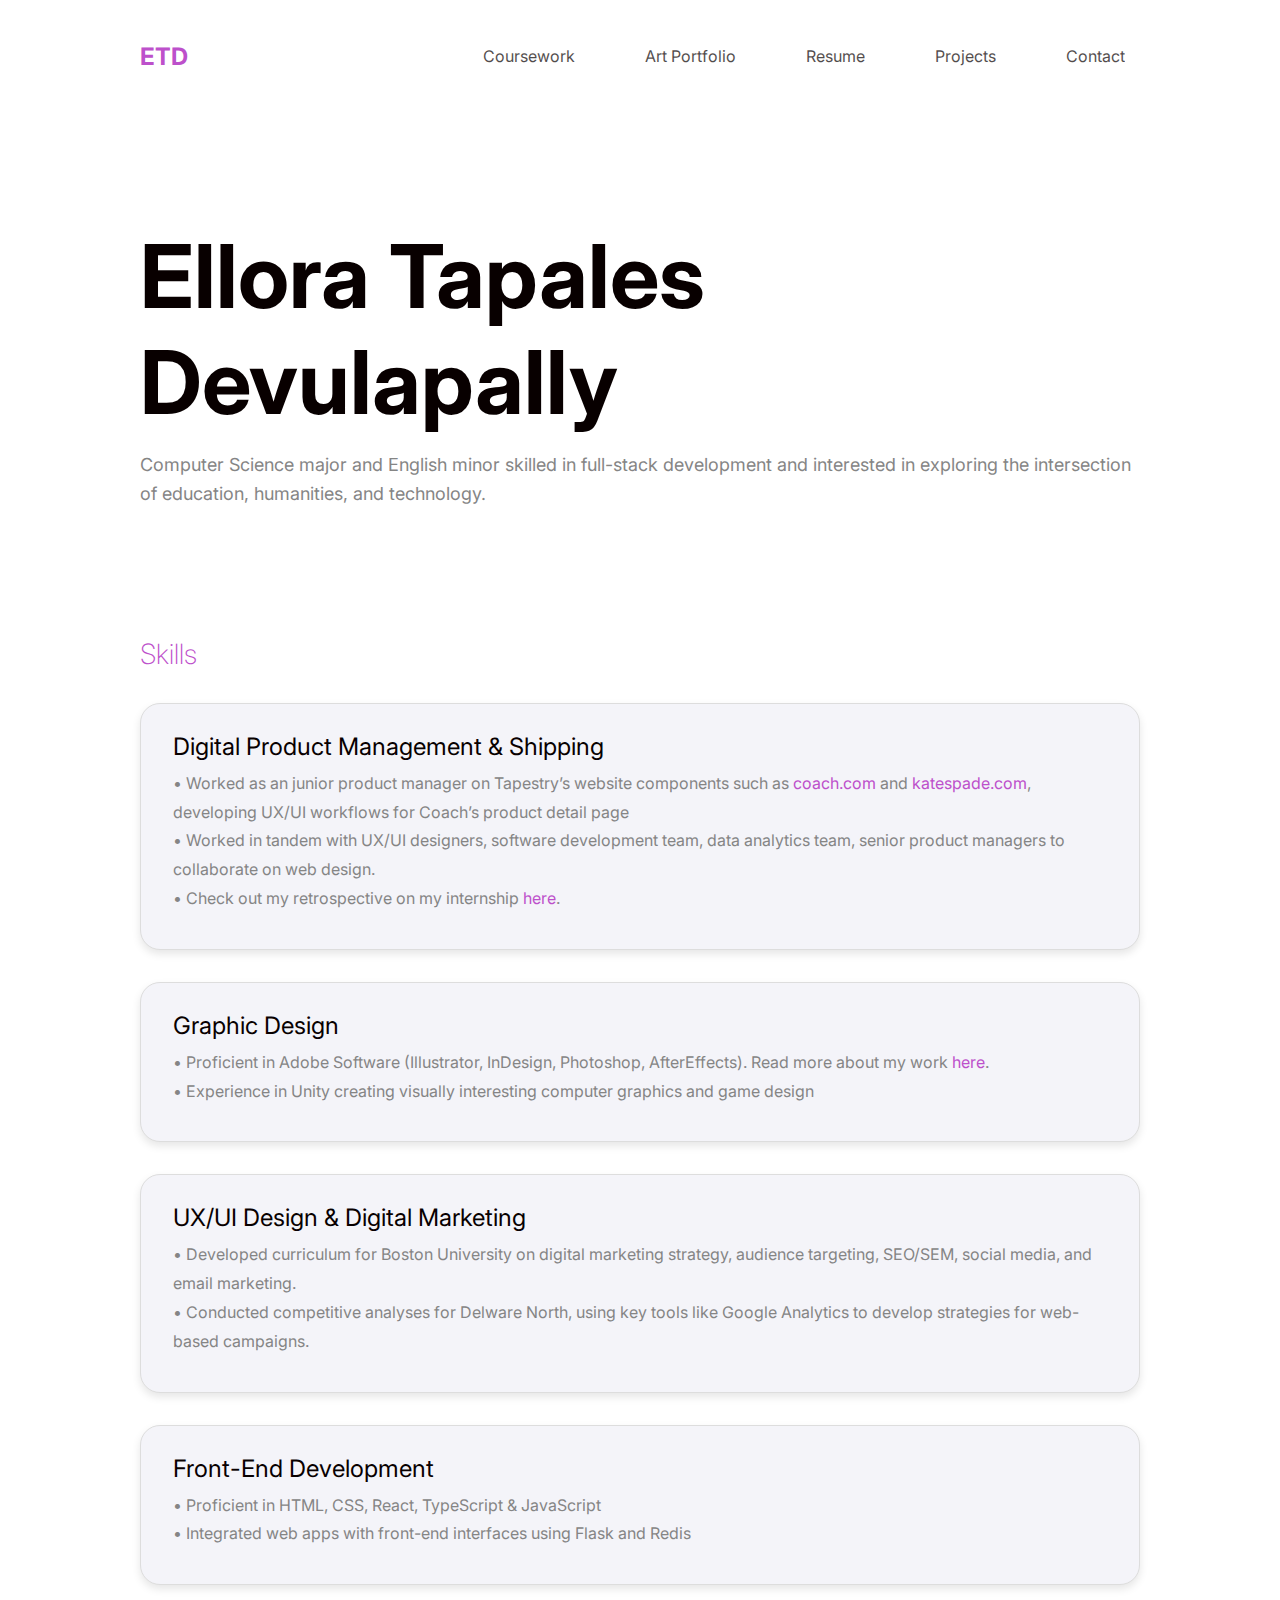
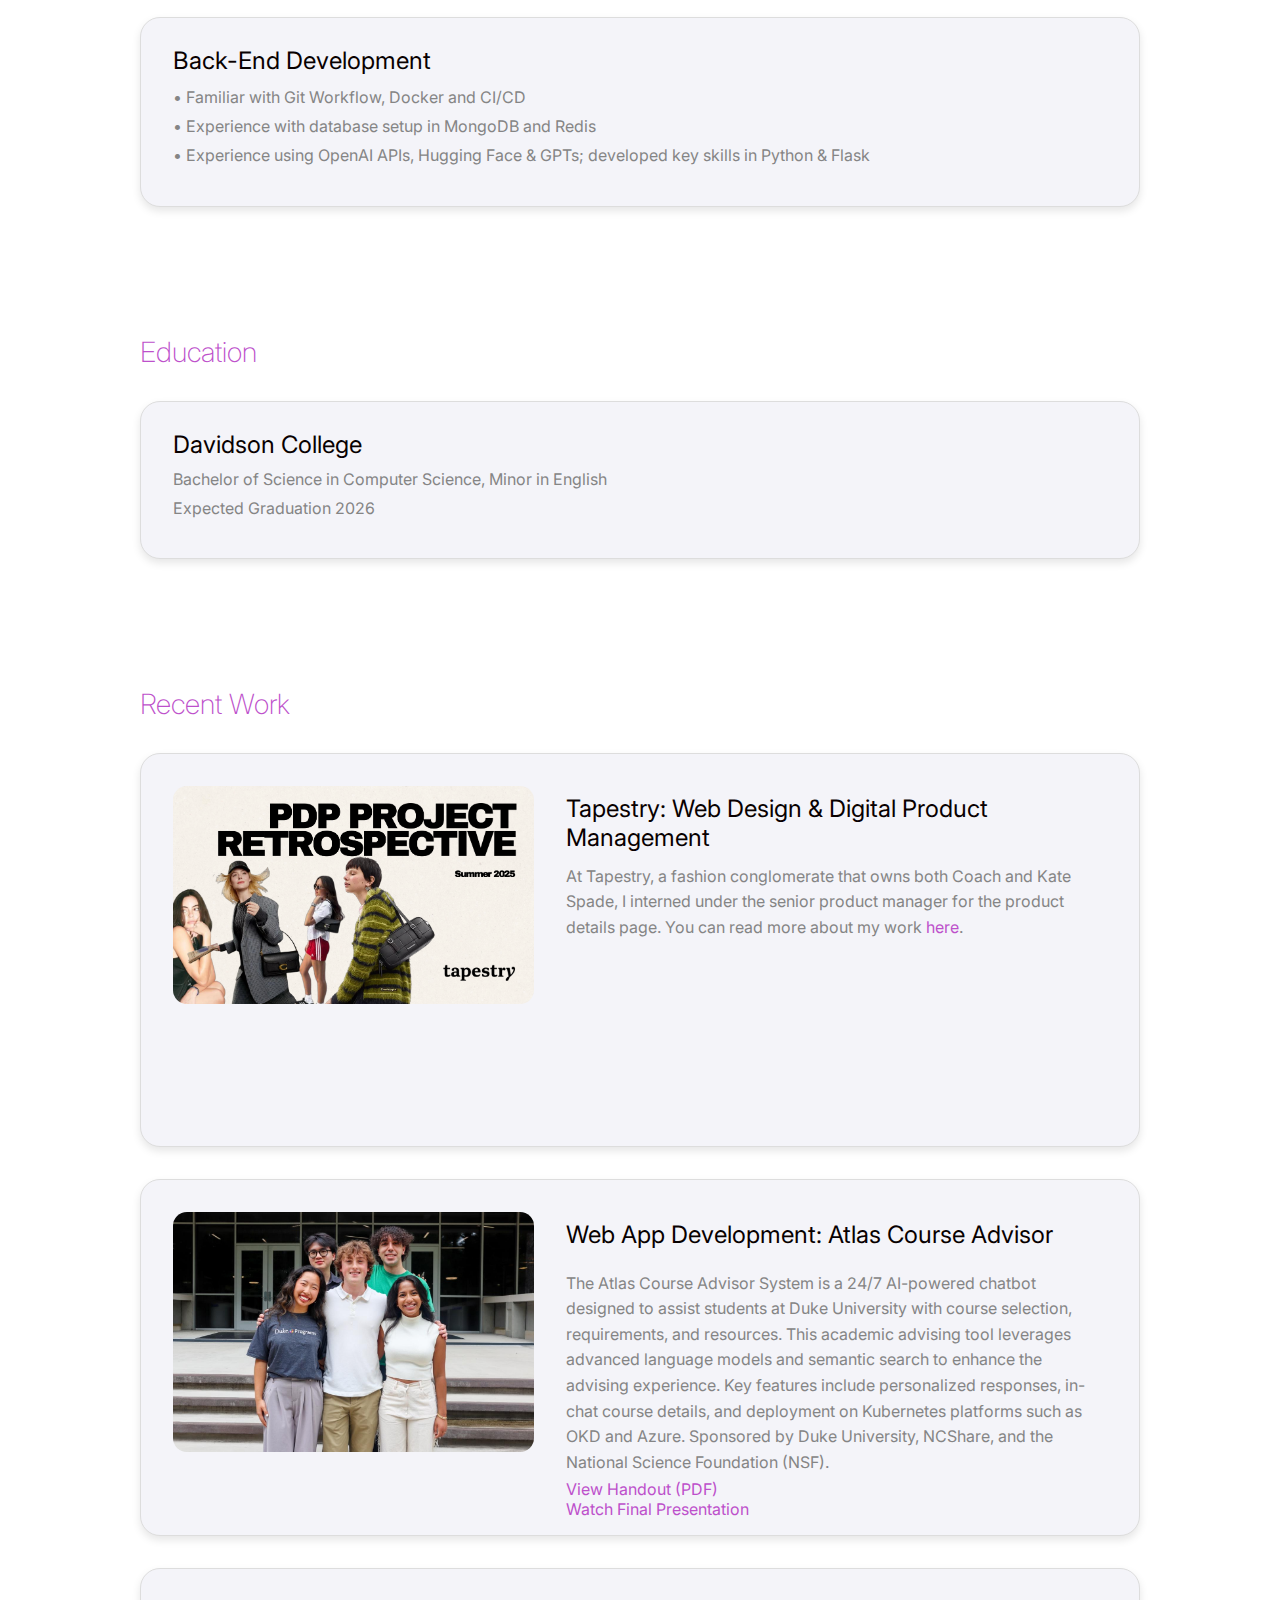
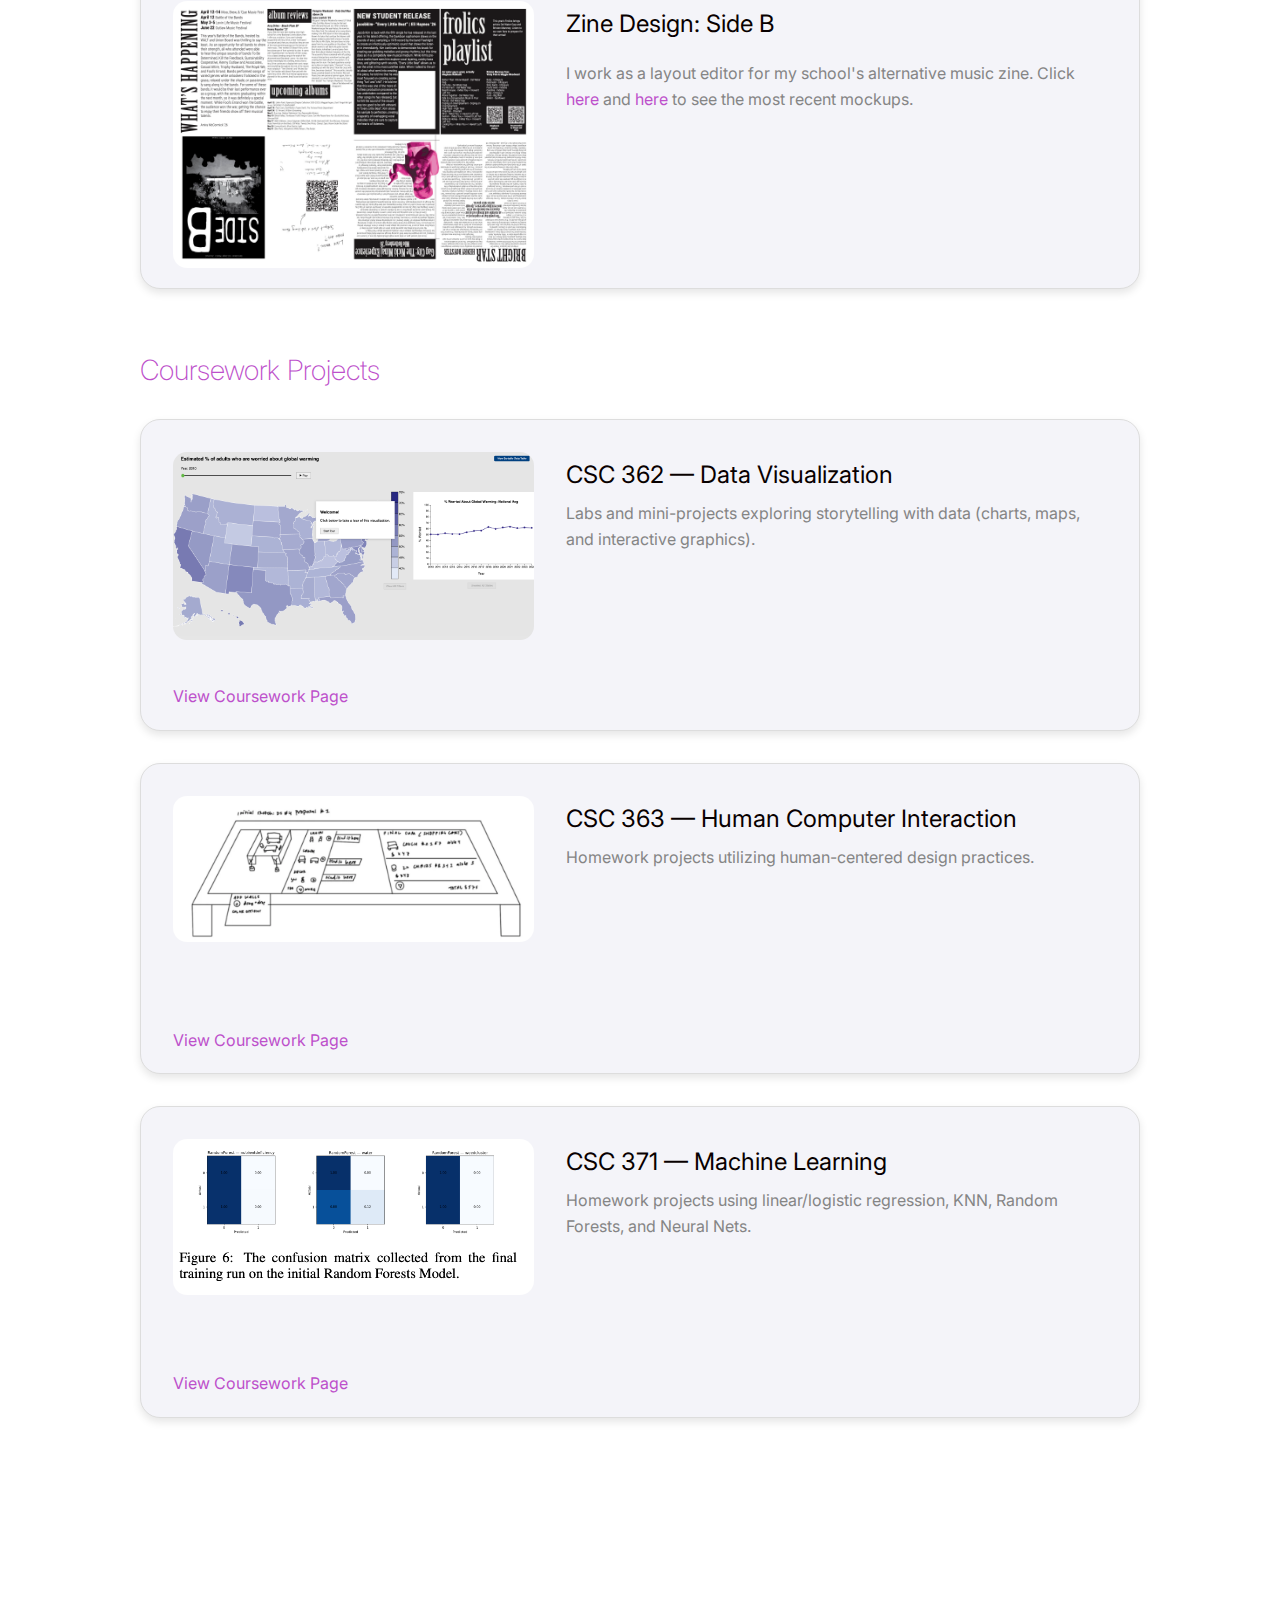
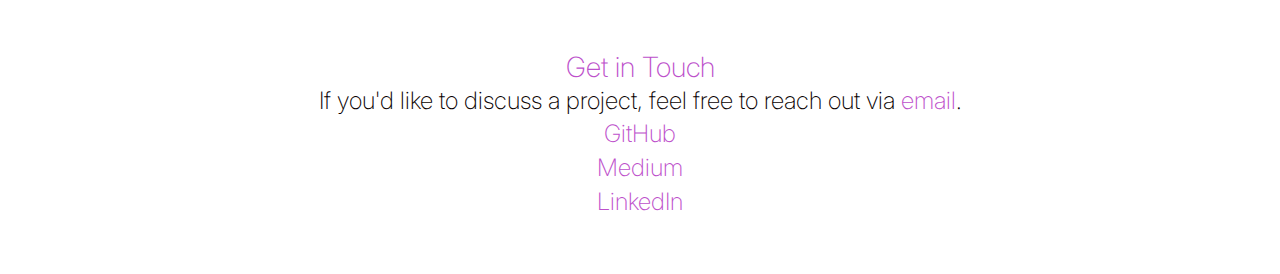
<file: index.html>
<!DOCTYPE html>
<html lang="en">

<head>
    <meta charset="UTF-8">
    <meta name="viewport" content="width=device-width, initial-scale=1.0">
    <title>Ellora Tapales Devulapally</title>
    <link rel="stylesheet" href="style.css">
</head>

<body>
    <div id="page">

        <header>
            <div class="logo">
              <a href="/">ETD</a>
            </div>
      
            <nav>
              <ul>
                <li class="dropdown">
                  <a href="#">Coursework</a>
                  <ul class="dropdown-content">
                    <li><a href="https://ellloraa.github.io/cs362.html">CSC 362</a></li>
                    <li><a href="https://ellloraa.github.io/cs363.html">CSC 363</a></li>
                    <li><a href="https://ellloraa.github.io/cs371.html">CSC 371</a></li>
                    <li><a href="https://art111.elloraworld.dcreate.domains/page/2/" target="_blank" rel="noopener">ART 111 and 211: Digital Art Blog</a></li>
                  </ul>
                </li>
                <li><a href="https://ellloraa.github.io/portfolio.html">Art Portfolio</a></li>
      
               
      
                <li><a href="assets/main page/Ellora Devulapally Resume 2025.pdf" target="_blank" rel="noopener">Resume</a></li>
                <li><a href="https://ellloraa.github.io/index.html#projects">Projects</a></li>
                <li><a href="https://ellloraa.github.io/index.html#contact">Contact</a></li>
              </ul>
            </nav>
          </header>

        <main>
            <div id="about">
                <div class="about-header">
                    <h1>Ellora Tapales Devulapally</h1>
                </div>
                <p>
                    Computer Science major and English minor skilled in full-stack development
                    and interested in exploring the intersection of education, humanities, and technology.
                </p>
            </div>
            

            <section id="skills">
                <h2>Skills</h2>
                <div class="skill card">
                    <h3>
                        Digital Product Management &amp; Shipping
                    </h3>
                    <p>
                        &bull; Worked as an junior product manager on Tapestry’s website components such as <a href="coach.com" target=""_blank">coach.com</a> and <a href="katespade.com" target=""_blank">katespade.com</a>, developing UX/UI workflows for Coach’s product detail page 
                        <br>
                        &bull; Worked in tandem with UX/UI designers, software development team, data analytics team, senior product managers to collaborate on web design.
                        <br>
                        &bull; Check out my retrospective on my internship <a href="assets/main page/PDP project retrospective.pdf" target=""_blank">here</a>. 
                    </p>
                </div>
                <div class="skill card">
                    <h3>
                        Graphic Design 
                    </h3>
                    <p>
                        &bull; Proficient in Adobe Software (Illustrator, InDesign, Photoshop, AfterEffects). Read more about my work <a href="https://art111.elloraworld.dcreate.domains/" target=""_blank">here</a>. 
                        <br>
                        &bull; Experience in Unity creating visually interesting computer graphics and game design
                    </p>
                </div>

                <div class="skill card">
                    <h3>
                        UX/UI Design &amp; Digital Marketing
                    </h3>
                    <p>
                        &bull; Developed curriculum for Boston University on digital marketing strategy, audience targeting, SEO/SEM, social media, and email marketing.
                        <br>
                        &bull; Conducted competitive analyses for Delware North, using key tools like Google Analytics to develop strategies for web-based campaigns.
                    </p>
                </div>

                <div class="skill card">
                    <h3>
                        Front-End Development
                    </h3>
                    <p>
                        &bull; Proficient in HTML, CSS, React, TypeScript &amp; JavaScript 
                        <br>
                        &bull; Integrated web apps with front-end interfaces using Flask and Redis
                    </p>
                </div>

                <div class="skill card">
                    <h3>
                        Back-End Development
                    </h3>
                    <p>
                        &bull; Familiar with Git Workflow, Docker and CI/CD
                        <br>
                        &bull; Experience with database setup in MongoDB and Redis
                        <br>
                        &bull; Experience using OpenAI APIs, Hugging Face &amp; GPTs; developed key skills in Python &amp; Flask 
                    </p>
                </div>

                
            </section>
                <div class="education">
                    <h2>Education</h2>

                    <div class="school card">
                        <h3>Davidson College</h3>
                        <p class="degree">Bachelor of Science in Computer Science, Minor in English</p>
                        <p class="timeline">Expected Graduation 2026</p>
                    </div>


                </div>
            </section>
            <section id="projects">
                <h2>Recent Work</h2>
             <!-- Project 1 -->
             <div class="project card">
                <div class="thumbnail">
                    <a href="assets/main page/PDP project retrospective.pdf" target="_blank">
                        <img src="assets/main page/Screenshot 2025-09-27 at 3.19.22 PM.png" alt="Tapestry Work">
                    </a>
                </div>
                <h3>Tapestry: Web Design &amp; Digital Product Management</h3>
                <p>
                    At Tapestry, a fashion conglomerate that owns both Coach and Kate Spade, I interned under the senior product manager for the product details page. You can read more about my work <a href="assets/main page/PDP project retrospective.pdf" target=""_blank">here</a>. 
                </p>
             
            </div>
                <!-- Project 1 -->
                <div class="project card">
                    <div class="thumbnail">
                        <a href="https://codeplus.duke.edu/project/course-advisor-system-using-ai/" target="_blank">
                            <img src="assets/images/project1/image2.jpg" alt="Atlas team image">
                        </a>
                    </div>
                    <h3>Web App Development: Atlas Course Advisor</h3>
                    <p>
                        The Atlas Course Advisor System is a 24/7 AI-powered chatbot designed to assist students at Duke University 
                        with course selection, requirements, and resources. This academic advising tool leverages advanced language models 
                        and semantic search to enhance the advising experience. Key features include personalized responses, in-chat course 
                        details, and deployment on Kubernetes platforms such as OKD and Azure. Sponsored by Duke University, NCShare, and the 
                        National Science Foundation (NSF).
                    </p>
                    <br>

                        <a href="https://codeplus.duke.edu/sites/default/files/Course%20Advisor%20handout.pdf" target="_blank">View Handout (PDF)</a>
                        <br>
                        <a href="https://www.youtube.com/watch?v=uuh1wcGyDwI&ab_channel=DukeOfficeofInformationTechnology" target="_blank">Watch Final Presentation</a>
                 
                </div>
            
                <!-- Project 2 -->
                <div class="project card">
                    <div class="thumbnail">
                        <a href="assets/main page/mockup.pdf" target="_blank">
                            <img src="assets/main page/side b  copy.jpg" alt="Project 2">
                        </a>
                    </div>
                    <h3>Zine Design: Side B</h3>
                    <p>
                        I work as a layout editor for my school's alternative music zine. Click <a href="./assets/SideB2 copy.pdf" target="_blank">here</a> and <a href="assets/main page/mockup.pdf" target="_blank">here</a> to see the most recent mockups.
                    </p>
                </div>
                <h2>Coursework Projects</h2>

                <div class="project card">
                <div class="thumbnail">
                    <a href="cs362.html">
                    <img src="assets/362.png" alt="CSC 362 Data Visualization project thumbnail">
                    </a>
                </div>
                <h3>CSC 362 — Data Visualization</h3>
                <p>
                    Labs and mini-projects exploring storytelling with data (charts, maps, and interactive graphics).
                </p>
                <p>
                    <a class="button" href="cs362.html">View Coursework Page</a>
                </p>
                </div>
                
                <div class="project card">
                    <div class="thumbnail">
                        <a href="cs363.html">
                        <img src="manifesto_img/ds41.png" alt="CSC 371 Machine Learning project thumbnail">
                        </a>
                    </div>
                    <h3>CSC 363 — Human Computer Interaction</h3>
                    <p>
                        Homework projects utilizing human-centered design practices.
                    </p>
                    <p>
                        <a class="button" href="cs371.html">View Coursework Page</a>
                    </p>
                    </div>

                <div class="project card">
                <div class="thumbnail">
                    <a href="cs371.html">
                    <img src="assets/371.png" alt="CSC 371 Machine Learning project thumbnail">
                    </a>
                </div>
                <h3>CSC 371 — Machine Learning</h3>
                <p>
                    Homework projects using linear/logistic regression, KNN, Random Forests, and Neural Nets.
                </p>
                <p>
                    <a class="button" href="cs371.html">View Coursework Page</a>
                </p>
                </div>

            </section>      
            <footer id="contact">
                <h2>Get in Touch</h2>
                <p>
                  If you'd like to discuss a project, feel free to reach out via
                  <a href="mailto:ellora03@gmail.com">email</a>.
                  <br>
                  <a href="https://github.com/ellloraa" target="_blank">GitHub</a>
                  <br>
                  <a href="https://medium.com/@ellora03" target="_blank">Medium</a>
                  <br>
                  <a href="https://www.linkedin.com/in/ellora-devulapally/" target="_blank">LinkedIn</a>
                </p>
              </footer>
        </main>
    </div>
    <script src="script.js" defer></script>
</body>

</html>
</file>
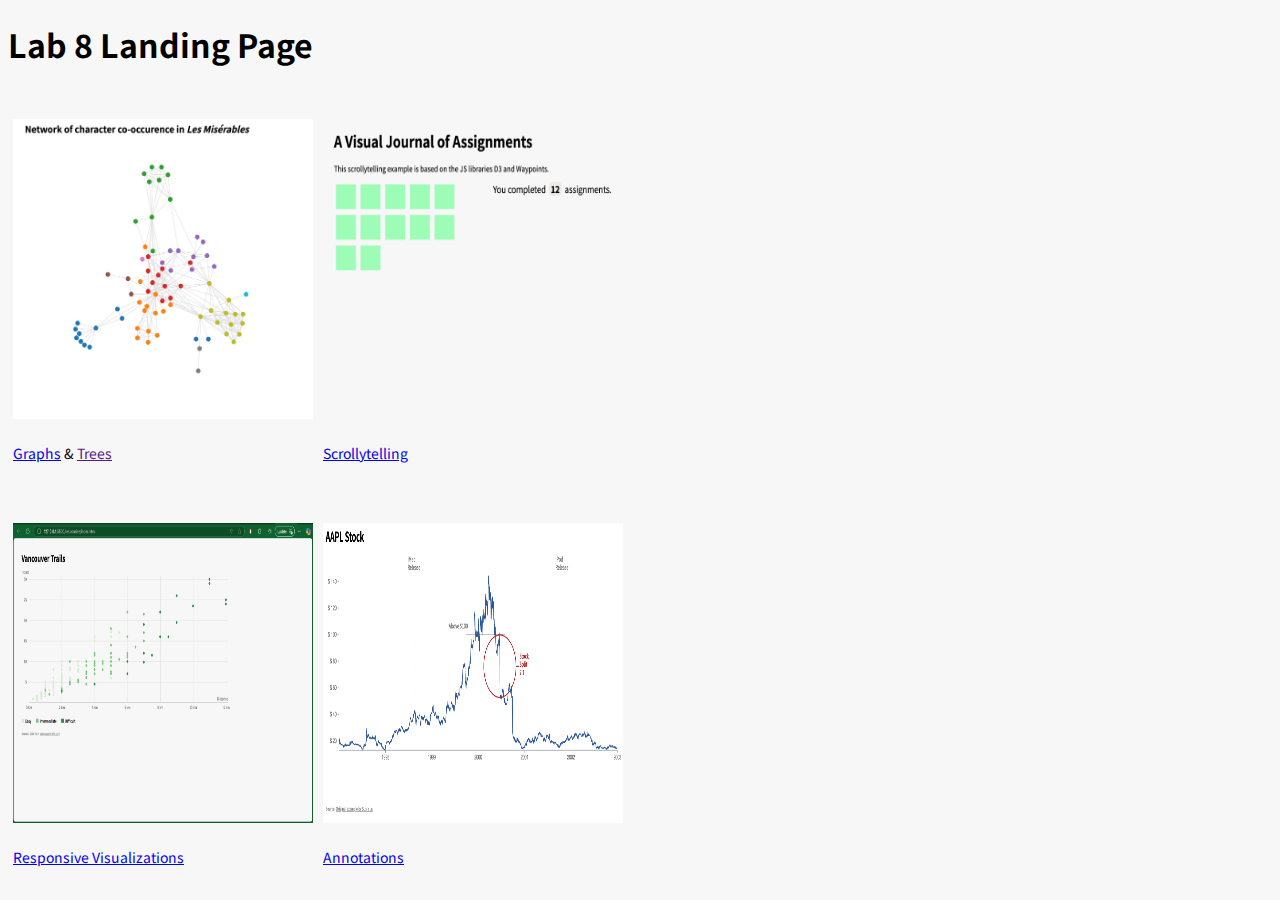
<file: lab-8-advanced-topics-ellloraa copy/index.html>
<!DOCTYPE html>
<html lang="en">
<head>
    <meta charset="UTF-8">
    <meta name="viewport" content="width=device-width, initial-scale=1.0">
    <title>Lab 8</title>
    <link rel="stylesheet" href="css/style.css">
    <link href="https://fonts.googleapis.com/css2?family=Noto+Sans+JP:wght@400;500;700&display=swap" rel="stylesheet">
</head>
<body>
    <h1>Lab 8 Landing Page</h1>
    <style type="text/css">
        </style>
        <table class="tg">
        <thead>
          <tr>
            <th class="tg-0pky"><br><img src="./images/graphs.png" alt="A screenshot of a force directed graph vis of Les Mis characters ." width="300" height="300"></th>
            <th class="tg-0pky"><br><img src="./images/scrollytelling.png" alt="A screenshot of a scrolling vis of assignments in CSC362." width="300" height="300"></th>
          </tr>
        </thead>
        <tbody>
          <tr>
            <td class="tg-0pky"><a href="./graphs/index.html">Graphs</a> & <a href="">Trees</a></td>
            <td class="tg-0pky"><a href="./scrollytelling/index.html">Scrollytelling</a></td>
          </tr>
          <tr>
            <td class="tg-0lax"></td>
            <td class="tg-0lax"></td>
          </tr>
          <tr>
            <td class="tg-0pky"><br><img src="./images/responsive.png" alt="A screenshot of the Vancouver trails responsive vis." width="300" height="300"></td>
            <td class="tg-0pky"><br><img src="./images/annotations.png" alt="A screenshot of an annotated graph of Apple Stock." width="300" height="300"></td>
          </tr>
          <tr>
            <td class="tg-0pky"><a href="./responsive/index.html">Responsive Visualizations</a></td>
            <td class="tg-0pky"><a href="./annotations/index.html">Annotations</a></td>
          </tr>
        </tbody>
        </table>
</body>
</html>
</file>
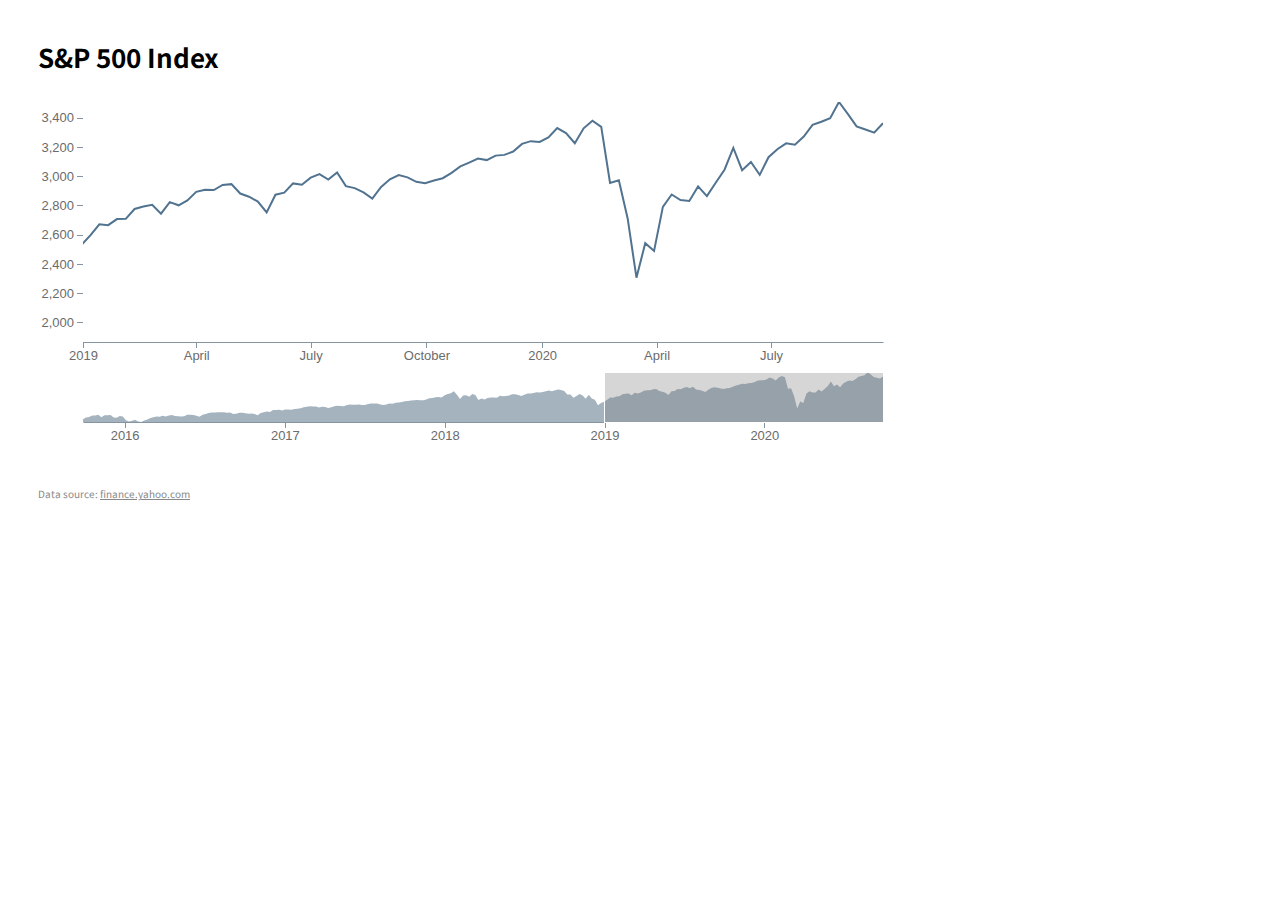
<file: stock-skeleton/index.html>
<!DOCTYPE html>
<html>
<head>
    <title>D3 Brushing & Linking</title>
    <link rel="stylesheet" href="css/style.css">
    <link href="https://fonts.googleapis.com/css2?family=Noto+Sans+JP:wght@500;700&display=swap" rel="stylesheet">
</head>
<body> 
    <h1>S&P 500 Index</h1>

    <svg id="chart"></svg>

    <div class="source">
        Data source: <a href="https://finance.yahoo.com">finance.yahoo.com</a>
    </div>
    
    <script src="js/d3.v6.min.js"></script>
    <script src="js/focusContextVis.js"></script>
    <script src="js/main.js"></script>
</body>
</html>
</file>
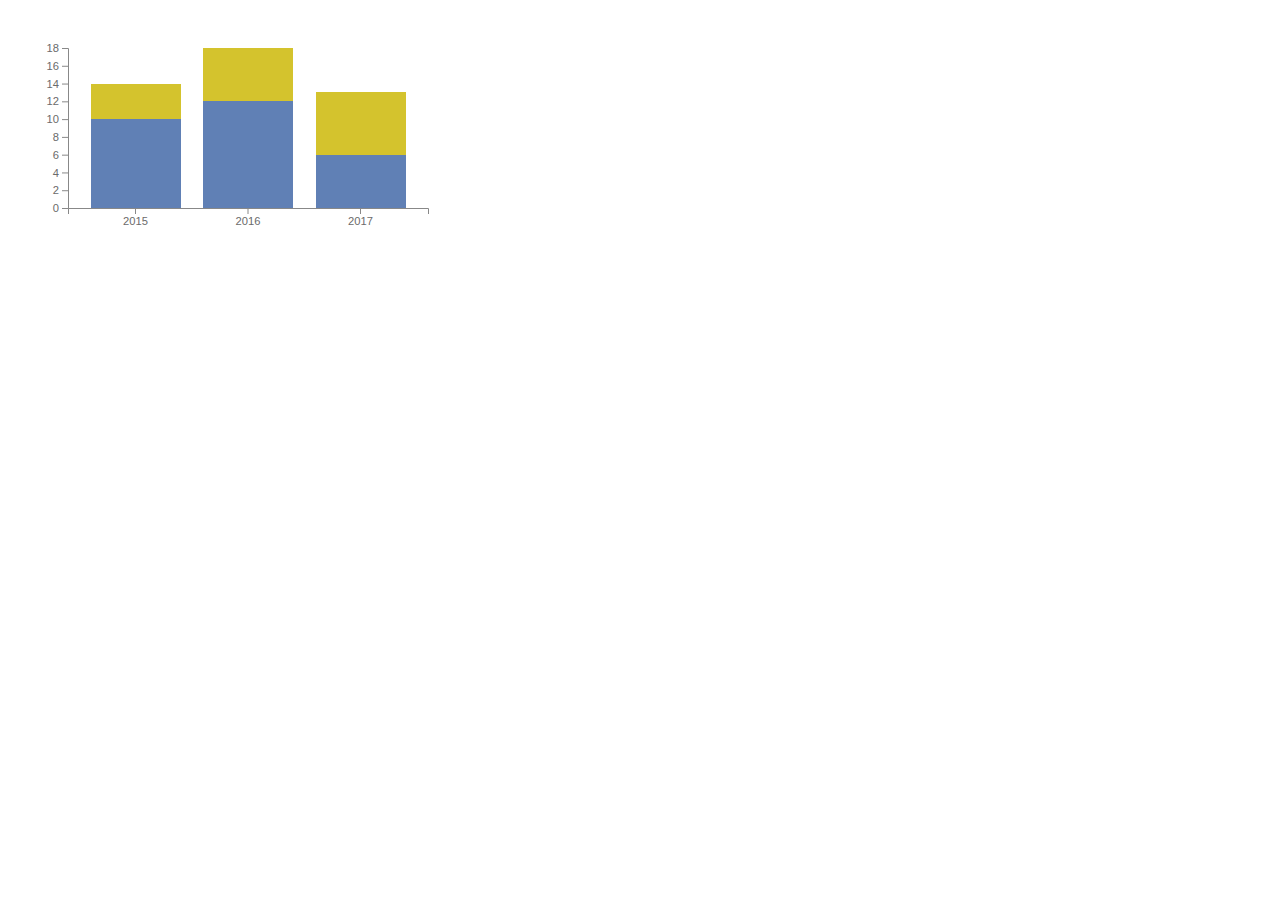
<file: stream-stacks/index.html>
<!DOCTYPE html>
<html>
<head>
    <title>D3 Stacked Bar Chart</title>
    <meta charset="utf-8">
    <link rel="icon" href="data:;base64,iVBORwOKGO=" />
    <link rel="stylesheet" href="css/style.css">
    <link href="https://fonts.googleapis.com/css2?family=Noto+Sans+JP:wght@400;700&display=swap" rel="stylesheet">
</head>
<body>
    
    <svg id="chart"></svg>
    
    <script src="js/d3.v6.min.js"></script>
    <script src="js/stackedBarChart.js"></script>
    <script src="js/main.js"></script>
</body>
</html>
</file>
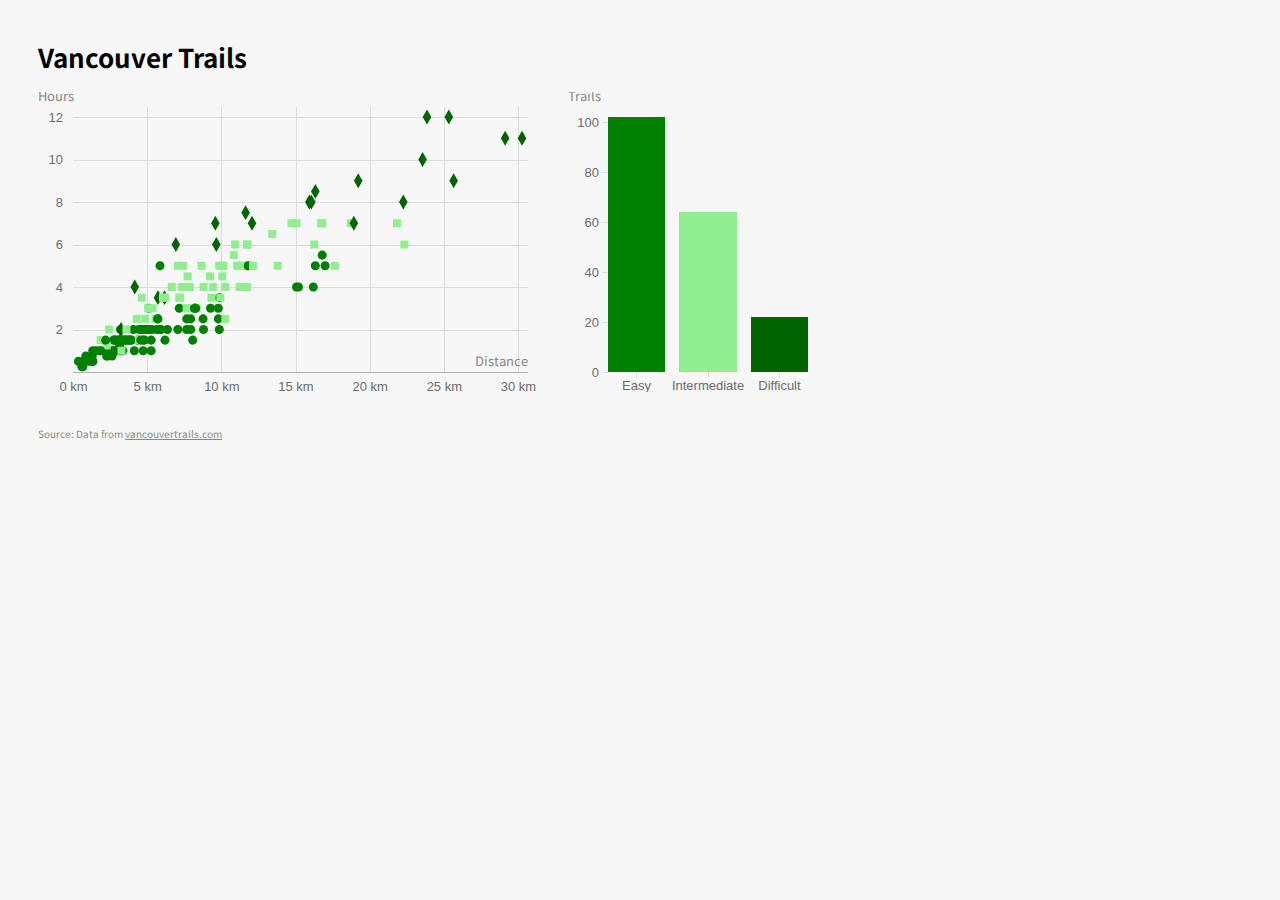
<file: trails-skeleton/index.html>
<!DOCTYPE html>
<html>
<head>
    <title>D3 Linked Charts - Basic</title>
    <link rel="stylesheet" href="css/style.css">
    <link href="https://fonts.googleapis.com/css2?family=Noto+Sans+JP:wght@500;700&display=swap" rel="stylesheet">
</head>
<body> 
    <h1>Vancouver Trails</h1>
    <!-- The wrapper div, called "container", has the display "flex" in the CSS
    to help position both divs close to each other on the page.-->
    <div class="container">

        <!-- We have two divs, one for each SVG.The class for the scatterplot div
        helps with left/right positioning-->
        <div class="margin-right"><svg id="scatterplot"></svg></div>
        <div><svg id="barchart"></svg></div>

    </div>

    <div class="source">
        Source: Data from <a href="https://vancouvertrails.com/trails/">vancouvertrails.com</a>
    </div>

    <!-- Similar tooltip code that we have used previously -->
    <div id="tooltip"></div>
    
    <!-- Order matters: we first import D3, then we use it in 
    scatterplot and barchart. We use our Scatterplot and Barchart
    objects in our main.js, so it should be last. -->
    <script src="js/d3.v6.min.js"></script>
    <script src="js/scatterplot.js"></script>
    <script src="js/barchart.js"></script>
    <script src="js/main.js"></script>
</body>
</html>
</file>
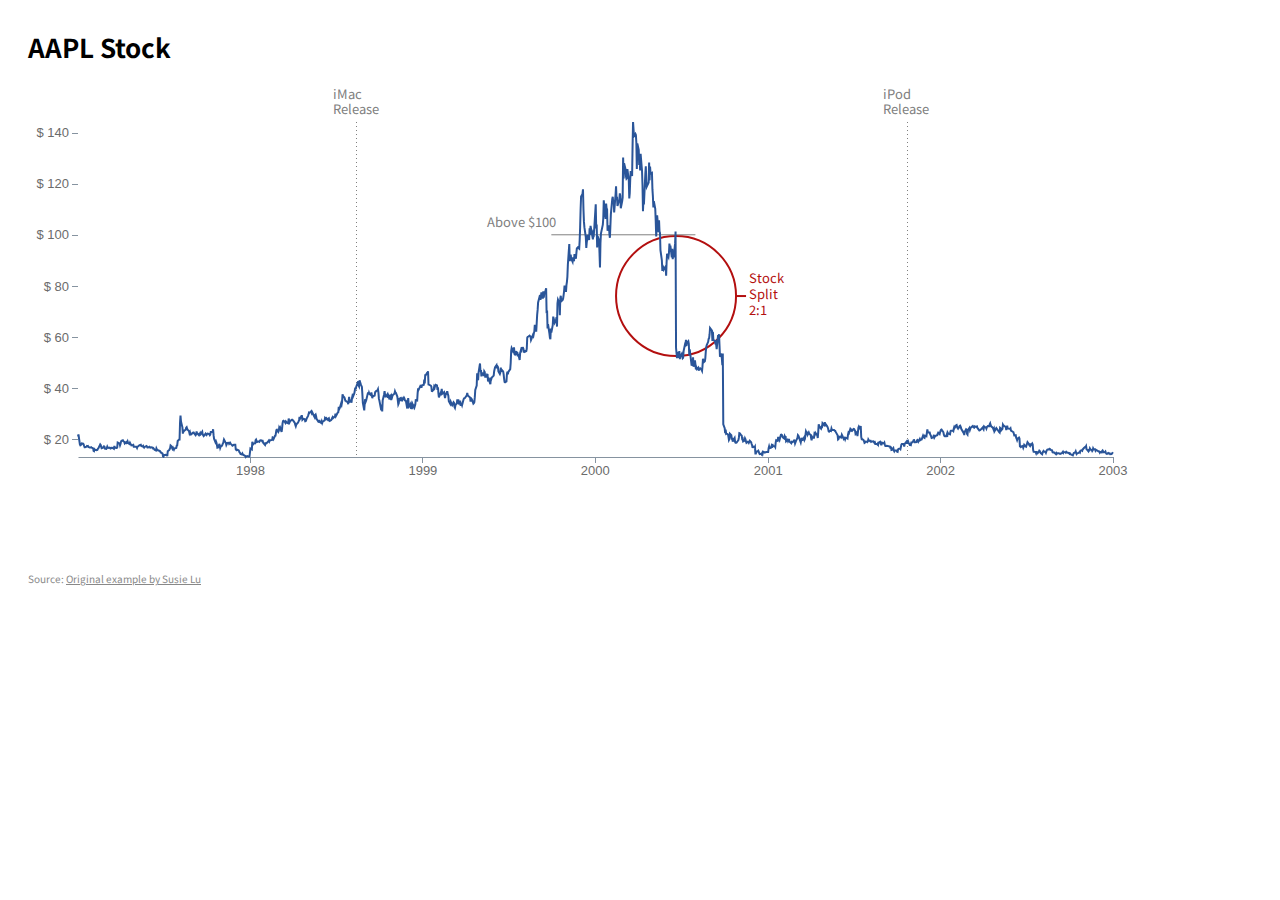
<file: lab-8-advanced-topics-ellloraa copy/annotations/index.html>
<!DOCTYPE html>
<html>
<head>
  <title>D3 Annotated Line Chart</title>
  <link rel="stylesheet" href="css/style.css">
  <link href="https://fonts.googleapis.com/css2?family=Noto+Sans+JP:wght@500;700&display=swap" rel="stylesheet">
  <style>
    body {
      font-family: 'Noto Sans JP', sans-serif;
      padding: 20px;
    }
    svg {
      width: 100%;
      height: auto;
    }
    .chart-line {
      fill: none;
      stroke: #2a5599;
      stroke-width: 2px;
    }
    .annotation-group .annotation path {
      stroke: gray;
    }
  </style>
</head>
<body> 
  <h1>AAPL Stock</h1>

  <svg id="chart"></svg>

  <div class="source">
    Source: <a href="https://bl.ocks.org/susielu/23dc3082669ee026c552b85081d90976">Original example by Susie Lu</a>
  </div>
  
  <script src="../js/d3.v6.min.js"></script>
  <script src="js/d3-annotation.min.js"></script>
  <script src="js/linechart.js"></script>
  <script src="js/main.js"></script>
</body>
</html>
</file>
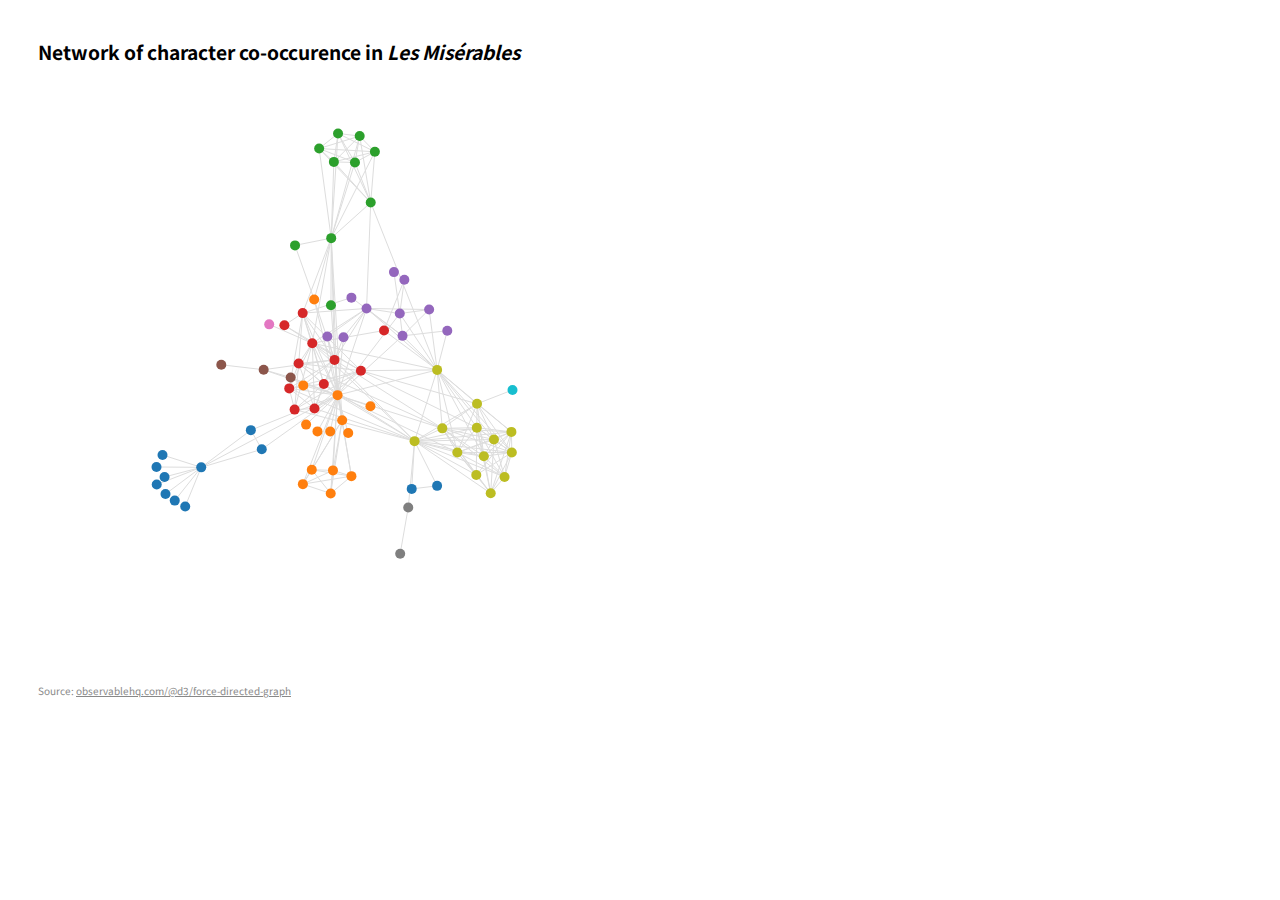
<file: lab-8-advanced-topics-ellloraa copy/graphs/index.html>
<!DOCTYPE html>
<html lang="en">
<head>
    <meta charset="UTF-8">
    <meta name="viewport" content="width=device-width, initial-scale=1.0">
    <title>Graphs and Trees</title>
    <link rel="stylesheet" href="css/style.css">
    <link href="https://fonts.googleapis.com/css2?family=Noto+Sans+JP:wght@500;700&display=swap" rel="stylesheet">
</head>
<body>
    <h1>Network of character co-occurence in <i>Les Misérables</i></h1>

    <div id="force-directed-graph"></div>
    <div id="name"></div>
    <div class="source">
        Source: <a href="https://observablehq.com/@d3/force-directed-graph">observablehq.com/@d3/force-directed-graph</a>
    </div>

    <script src="../js/d3.v6.min.js"></script>
    <script src="js/forceDirectedGraph.js"></script>
    <script src="js/main.js"></script>
</body>
</html>
</file>
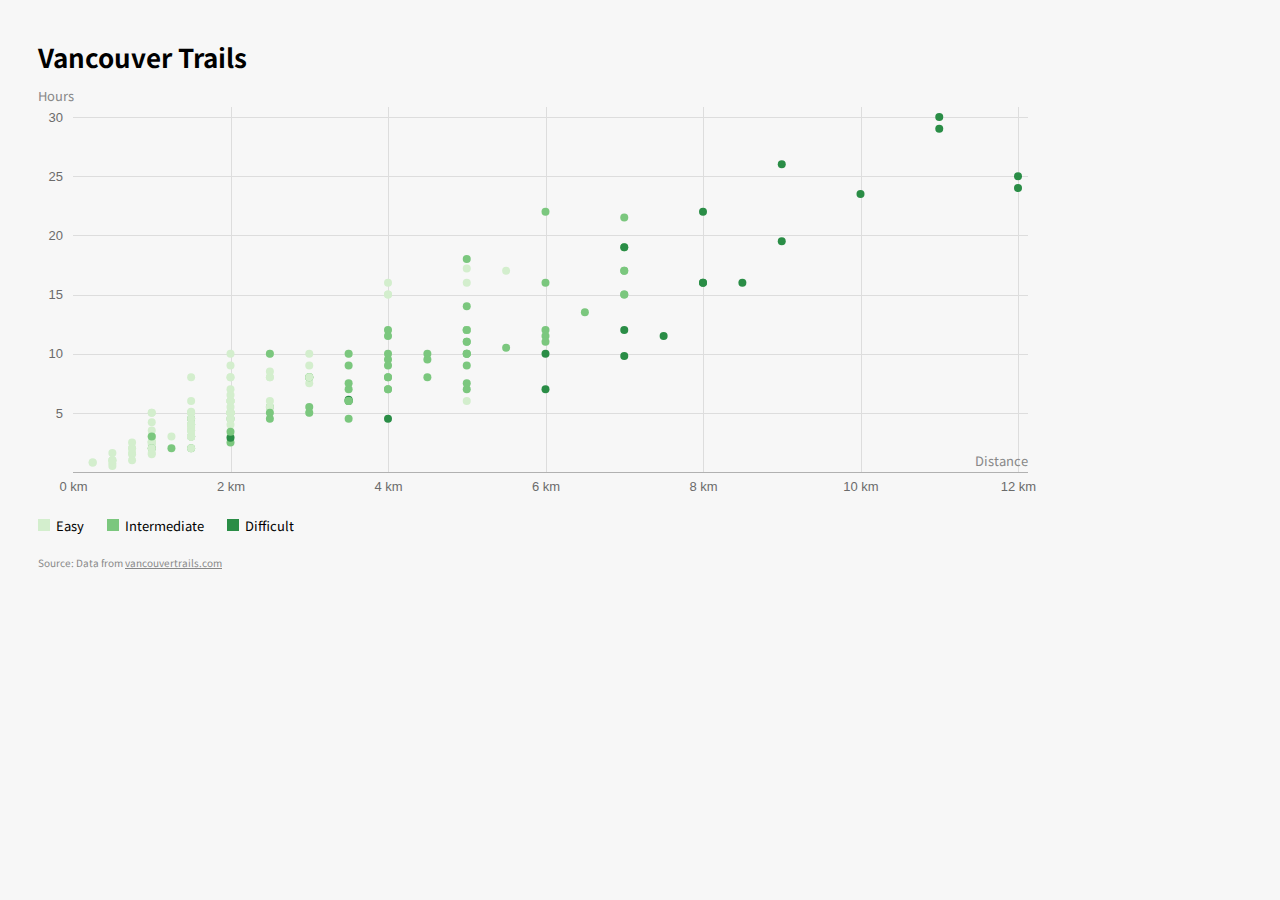
<file: lab-8-advanced-topics-ellloraa copy/responsive/index.html>
<!DOCTYPE html>
<html>
<head>
    <title>D3 Responsive Scatter Plot</title>
    <link rel="icon" href="data:;base64,iVBORwOKGO=" />
    <link rel="stylesheet" href="css/style.css">
    <link href="https://fonts.googleapis.com/css2?family=Noto+Sans+JP:wght@500;700&display=swap" rel="stylesheet">
</head>
<body> 
    <h1>Vancouver Trails</h1>
    
    <div id="scatterplot"></div>

    <ul class="legend">
        <li class="legend-btn" data-difficulty="Easy"><span class="legend-symbol"></span> Easy</li>
        <li class="legend-btn" data-difficulty="Intermediate"><span class="legend-symbol"></span> Intermediate</li>
        <li class="legend-btn" data-difficulty="Difficult"><span class="legend-symbol"></span> Difficult</li>
    </ul>

    <div class="source">
        Source: Data from <a href="https://vancouvertrails.com/trails/">vancouvertrails.com</a>
    </div>

    <div id="tooltip" class="tooltip" style="display: none;"></div>

    <script src="../js/d3.v6.min.js"></script>
    <script src="js/scatterplot.js"></script>
    <script src="js/main.js"></script>
</body>
</html>
</file>
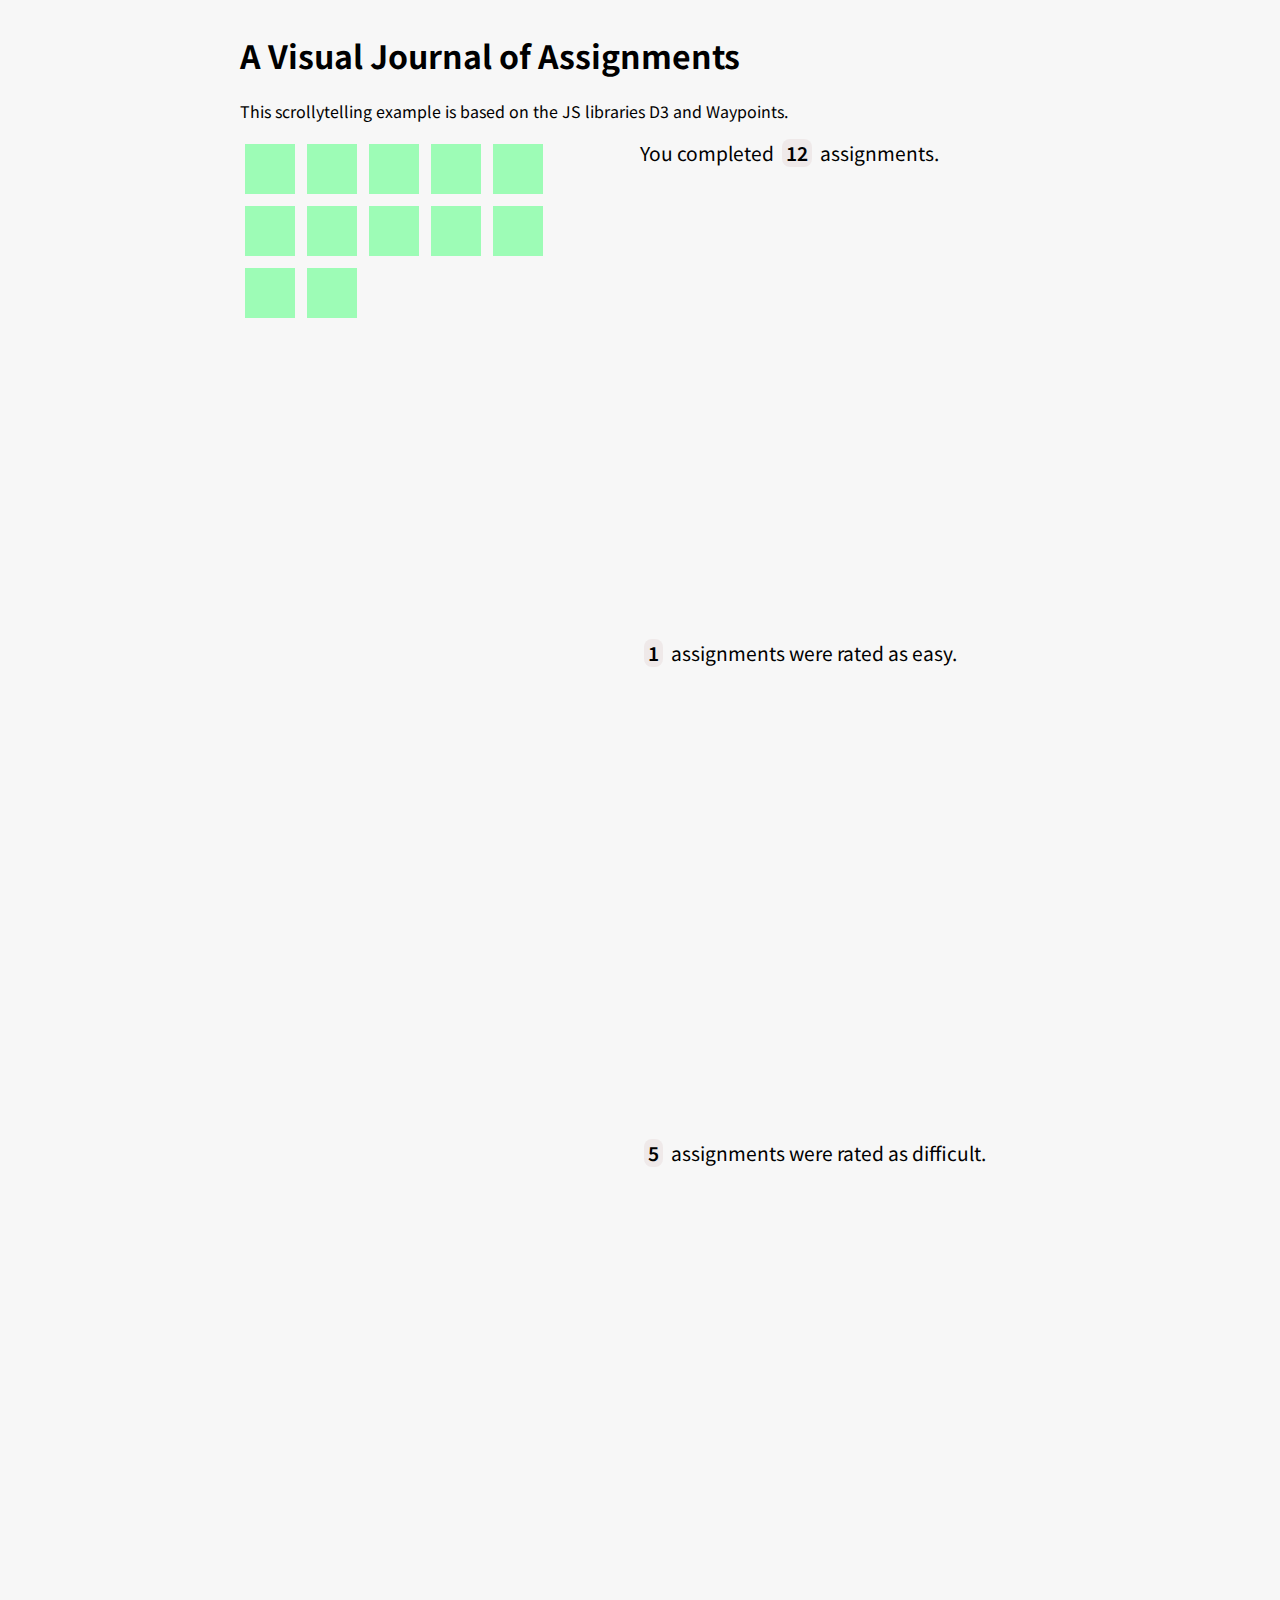
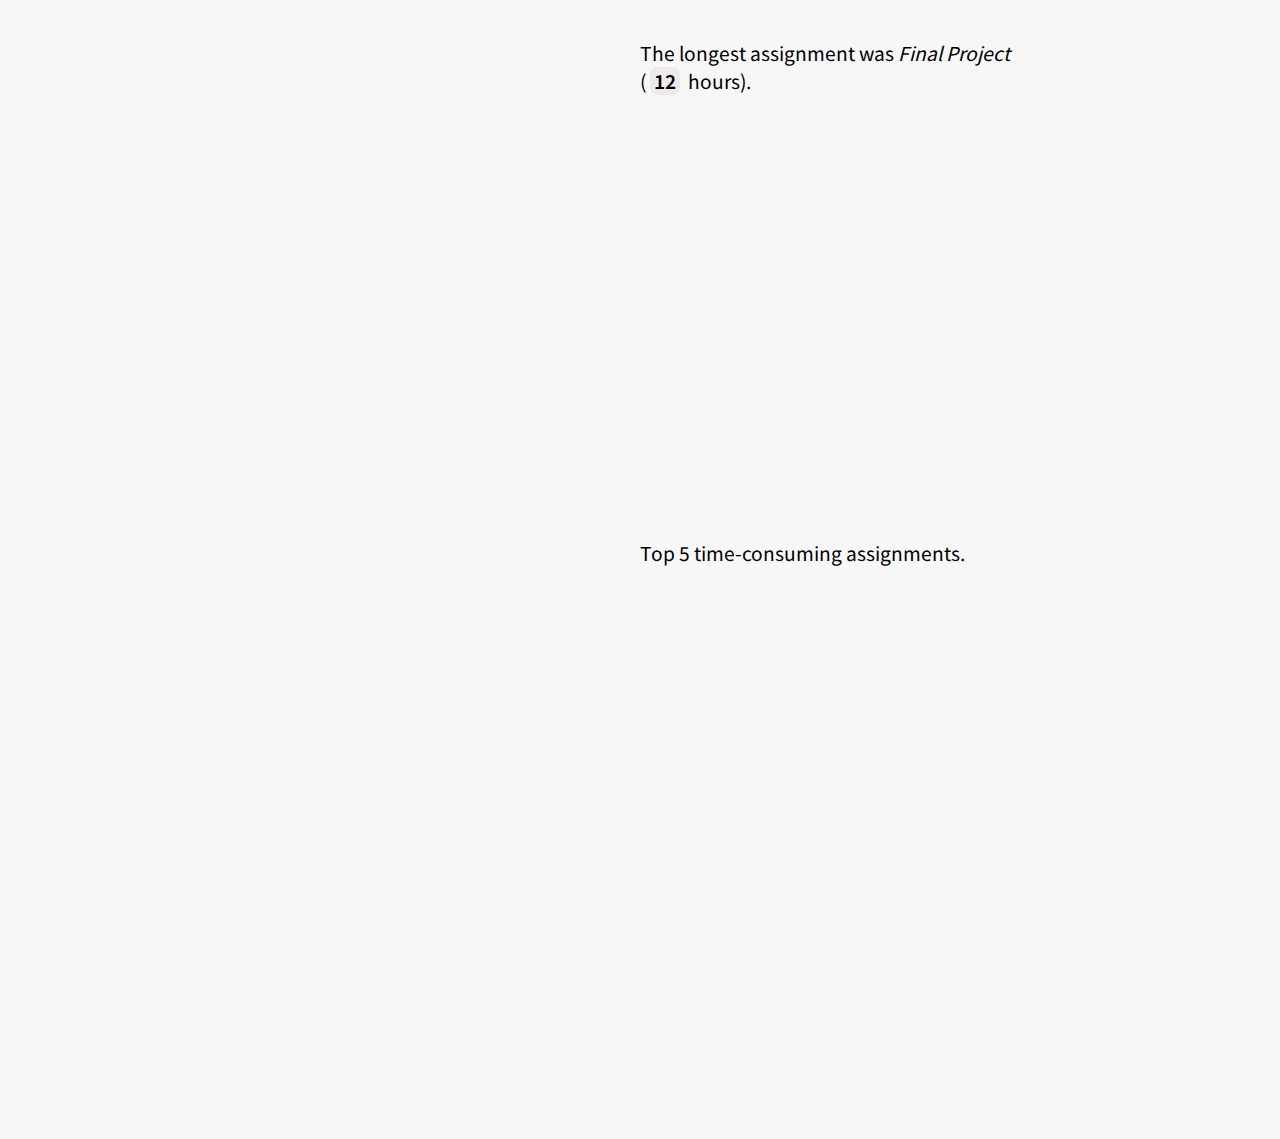
<file: lab-8-advanced-topics-ellloraa copy/scrollytelling/index.html>
<!DOCTYPE html>
<html>
<head>
  <title>Scrollytelling: Assignment Time</title>
  <link rel="stylesheet" href="css/style.css">
  <link href="https://fonts.googleapis.com/css2?family=Noto+Sans+JP:wght@400;500;700&display=swap" rel="stylesheet">
</head>
<body> 
  <div class="page">
    <h1>A Visual Journal of Assignments</h1>
    <p>This scrollytelling example is based on the JS libraries D3 and Waypoints.</p>

    <div class="container">
      <div id="vis"></div>
      <div id="prose">
        <div class="step" id="step0">You completed <span class="count" id="assignments-count"></span> assignments.</div>
        <div class="step" id="step1"><span class="count" id="easy-assignments-count"></span> assignments were rated as easy.</div>
        <div class="step" id="step2"><span class="count" id="difficult-assignments-count"></span> assignments were rated as difficult.</div>
        <div class="step" id="step3">The longest assignment was <i><span id="max-duration-assignment"></span></i><br>(<span class="count" id="max-duration"></span> hours).</div>
        <div class="step" id="step4">Top 5 time-consuming assignments.</div>
      </div>
    </div>
  </div>

  <script src="../js/d3.v6.min.js"></script>
  <script src="js/noframework.waypoints.min.js"></script>
  <script src="js/scrollerVis.js"></script>
  <script src="js/main.js"></script>
</body>
</html>
</file>
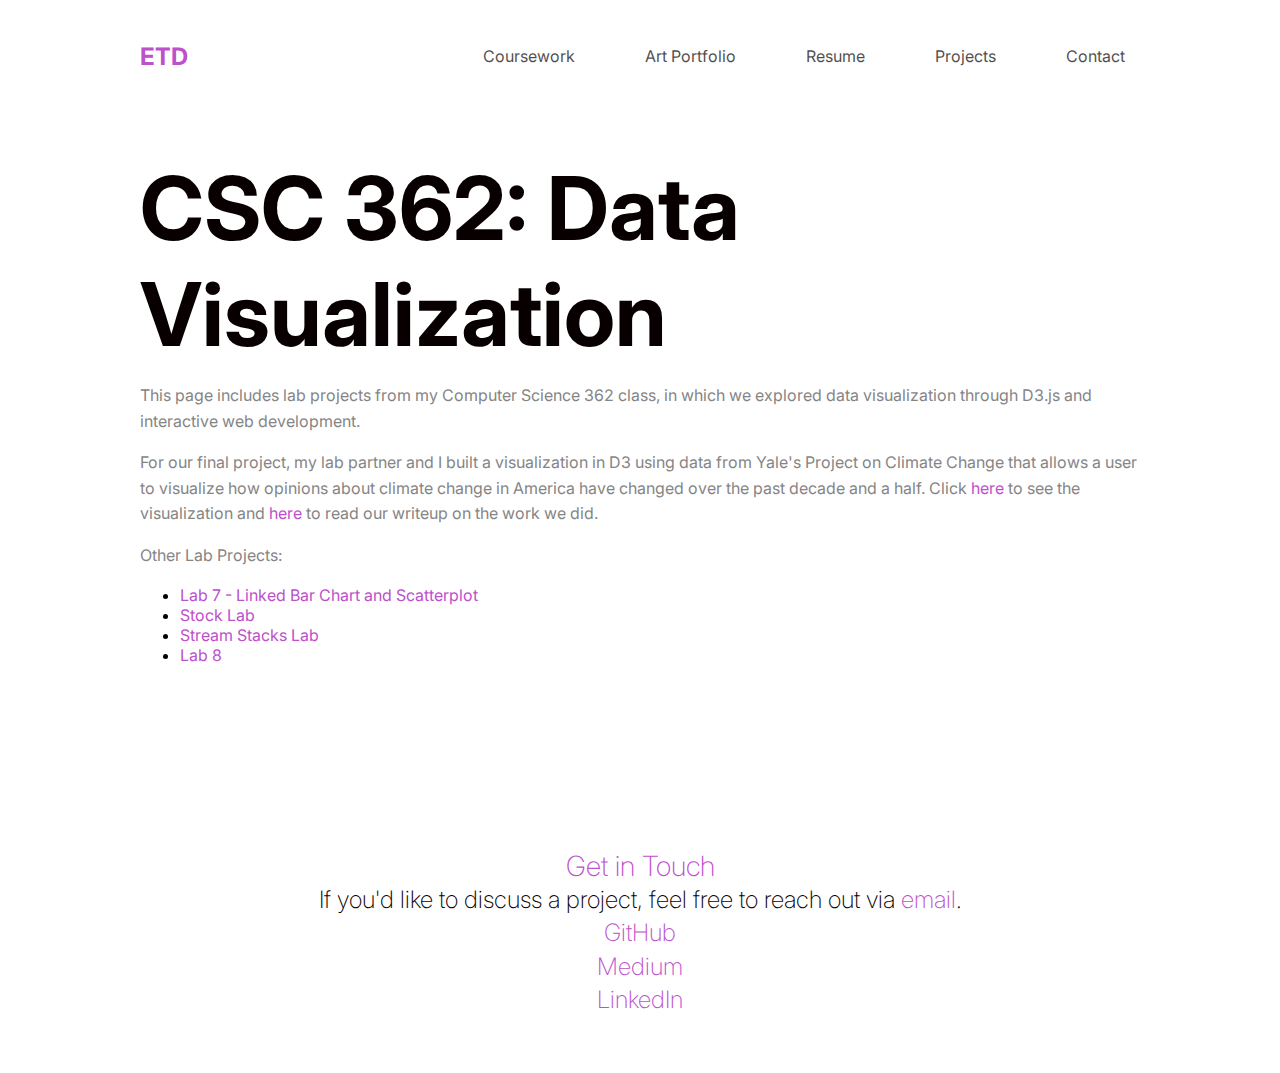
<file: cs362.html>
<!DOCTYPE html>
<html lang="en">

<head>
    <meta charset="UTF-8">
    <meta name="viewport" content="width=device-width, initial-scale=1.0">
    <title>CSC 362 - Data Visualization</title>
    <link rel="stylesheet" href="style.css">
</head>

<body>
    <div id="page">
        <header>
            <div class="logo">
              <a href="/">ETD</a>
            </div>
      
            <nav>
              <ul>
                <li class="dropdown">
                  <a href="#">Coursework</a>
                  <ul class="dropdown-content">
                    <li><a href="https://ellloraa.github.io/cs362.html">CSC 362</a></li>
                    <li><a href="https://ellloraa.github.io/cs363.html">CSC 363</a></li>
                    <li><a href="https://ellloraa.github.io/cs371.html">CSC 371</a></li>
                    <li><a href="https://art111.elloraworld.dcreate.domains/page/2/" target="_blank" rel="noopener">ART 111 and 211: Digital Art Blog</a></li>
                  </ul>
                </li>
                <li><a href="https://ellloraa.github.io/portfolio.html">Art Portfolio</a></li>
      
               
      
                <li><a href="assets/main page/Ellora Devulapally Resume 2025.pdf" target="_blank" rel="noopener">Resume</a></li>
                <li><a href="https://ellloraa.github.io/index.html#projects">Projects</a></li>
                <li><a href="https://ellloraa.github.io/index.html#contact">Contact</a></li>
              </ul>
            </nav>
          </header>

        <main>
            <h1>CSC 362: Data Visualization</h1>
            <p>This page includes lab projects from my Computer Science 362 class, in which we explored data visualization through D3.js and interactive web development.</p>
            <p>
                For our final project, my lab partner and I built a visualization in D3 using data from Yale's Project on Climate Change that allows a user to visualize how opinions about climate change in America have changed over the past decade and a half. Click <a href="./Final-Project-CSC361 copy/index.html" target="_blank">here</a> to see the visualization and <a href="./assets/Ellora's Copy of Final Project - Write Up.pdf" target="_blank">here</a> to read our writeup on the work we did.
            </p>
            <p>Other Lab Projects:</p>
            <ul>
                <li><a href="trails-skeleton/index.html" target="_blank">Lab 7 - Linked Bar Chart and Scatterplot</a></li>
                <li><a href="stock-skeleton/index.html" target="_blank">Stock Lab</a></li>
                <li><a href="stream-stacks/index.html" target="_blank">Stream Stacks Lab</a></li>
                <li><a href="./lab-8-advanced-topics-ellloraa copy/index.html" target="_blank">Lab 8</a></li>
            </ul>

            
        </main>
        <footer id="contact">
          <h2>Get in Touch</h2>
          <p>
              If you'd like to discuss a project, feel free to reach out via
              <a href="mailto:ellora03@gmail.com">email</a>.
              <br>
              <a href="https://github.com/ellloraa" target="_blank">GitHub</a>
              <br>
              <a href="https://medium.com/@ellora03" target="_blank">Medium</a>
              <br>
              <a href="https://www.linkedin.com/in/ellora-devulapally/" target="_blank">LinkedIn</a>
          </p>
      </footer>

    </div>
</body>

</html>
</file>
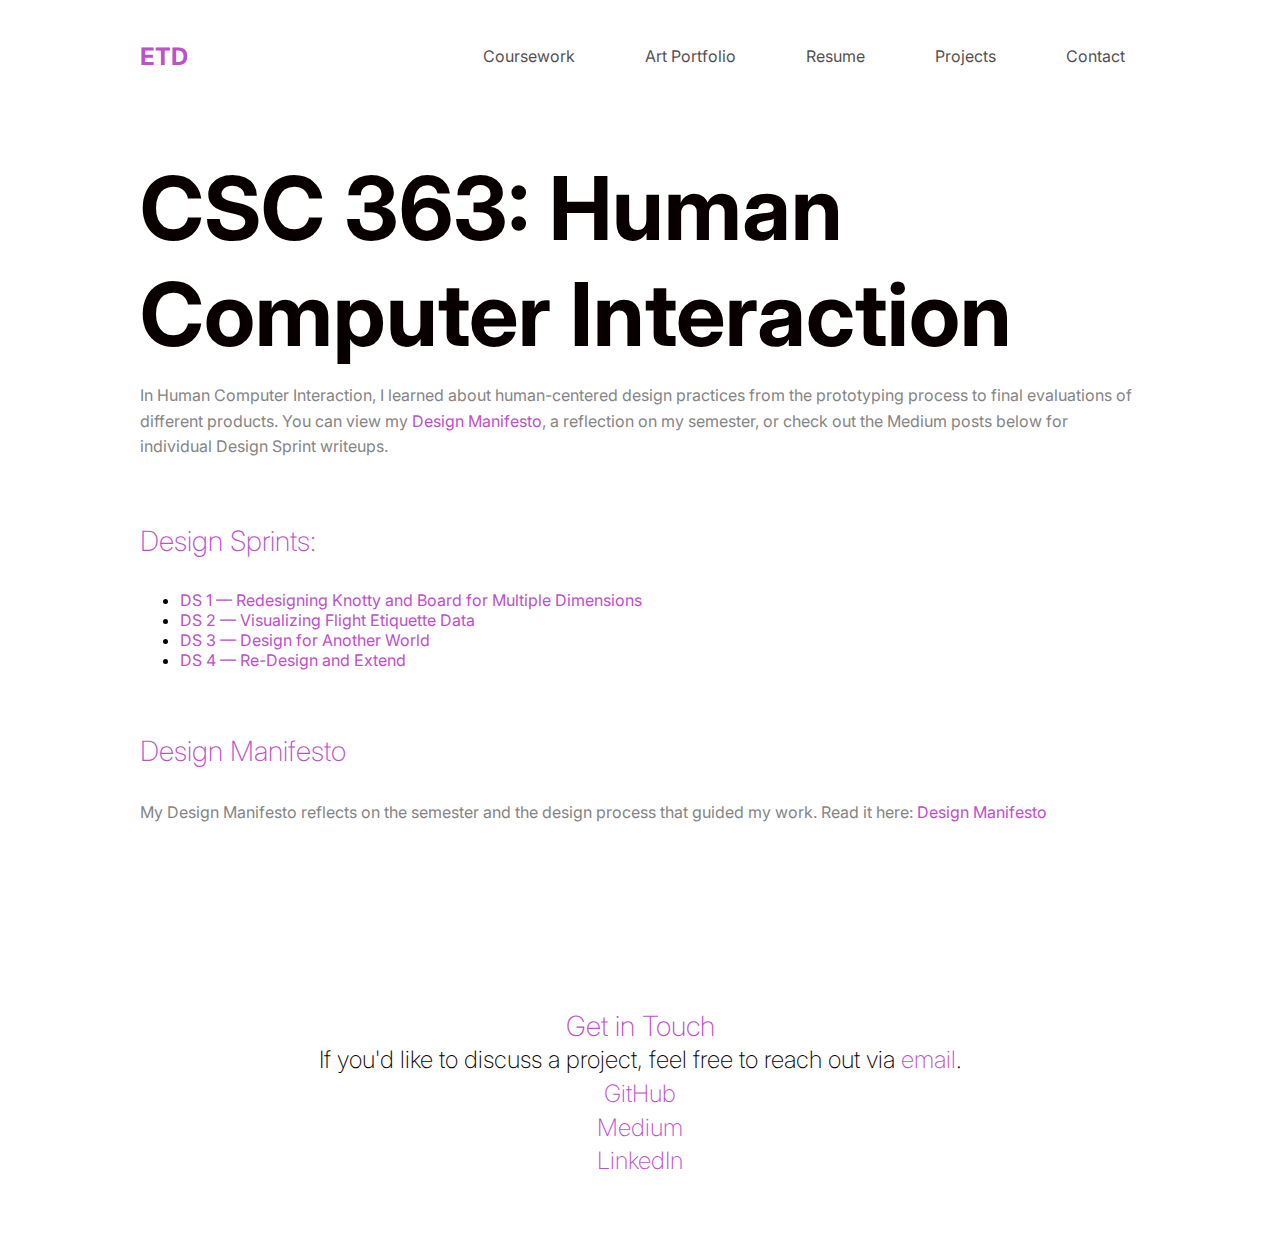
<file: cs363.html>
<!DOCTYPE html>
<html lang="en">

<head>
  <meta charset="UTF-8">
  <meta name="viewport" content="width=device-width, initial-scale=1.0">
  <title>CSC 363 - Human Computer Interaction</title>
  <link rel="stylesheet" href="style.css">
</head>

<body>
  <div id="page">
    <header>
      <div class="logo">
        <a href="/">ETD</a>
      </div>

      <nav>
        <ul>
          <li class="dropdown">
            <a href="#">Coursework</a>
            <ul class="dropdown-content">
              <li><a href="https://ellloraa.github.io/cs362.html">CSC 362</a></li>
              <li><a href="https://ellloraa.github.io/cs363.html">CSC 363</a></li>
              <li><a href="https://ellloraa.github.io/cs371.html">CSC 371</a></li>
              <li><a href="https://art111.elloraworld.dcreate.domains/page/2/" target="_blank" rel="noopener">ART 111 and 211: Digital Art Blog</a></li>
            </ul>
          </li>
          <li><a href="https://ellloraa.github.io/portfolio.html">Art Portfolio</a></li>

         

          <li><a href="assets/main page/Ellora Devulapally Resume 2025.pdf" target="_blank" rel="noopener">Resume</a></li>
          <li><a href="https://ellloraa.github.io/index.html#projects">Projects</a></li>
          <li><a href="https://ellloraa.github.io/index.html#contact">Contact</a></li>
        </ul>
      </nav>
    </header>

    <main>
        <h1>CSC 363: Human Computer Interaction</h1>
        <p>In Human Computer Interaction, I learned about human-centered design practices from the prototyping process to final evaluations of different products. You can view my <a href="https://ellloraa.github.io/manifesto.html">Design Manifesto</a>, 
            a reflection on my semester, or check out the Medium posts below for individual Design Sprint writeups.
        </p>
        <h2>Design Sprints:</h2>
        <ul>
            <li>
              <a href="https://medium.com/@ellora03/design-sprint-1-redesigning-knotty-and-board-for-multiple-dimensions-3a9cfe97024f" target="_blank" rel="noopener">
                DS 1 — Redesigning Knotty and Board for Multiple Dimensions
              </a>
            </li>
            <li>
              <a href="https://medium.com/@dacarter1/visualizing-flight-etiquette-data-ec214e339469" target="_blank" rel="noopener">
                DS 2 — Visualizing Flight Etiquette Data
              </a>
            </li>
            <li>
              <a href="https://medium.com/@ellora03/design-sprint-3-design-for-another-world-e433ecd5021f" target="_blank" rel="noopener">
                DS 3 — Design for Another World
              </a>
            </li>
            <li>
              <a href="https://medium.com/@ellora03/design-sprint-4-re-design-and-extend-60aa4a1fcf80" target="_blank" rel="noopener">
                DS 4 — Re-Design and Extend
              </a>
            </li>
          </ul>

        <h2>Design Manifesto</h2>
        <p>
          My Design Manifesto reflects on the semester and the design process that guided my work.
          Read it here:
          <a href="https://ellloraa.github.io/manifesto.html">Design Manifesto</a>
        </p>

    </main>
    <footer id="contact">
      <h2>Get in Touch</h2>
      <p>
          If you'd like to discuss a project, feel free to reach out via
          <a href="mailto:ellora03@gmail.com">email</a>.
          <br>
          <a href="https://github.com/ellloraa" target="_blank">GitHub</a>
          <br>
          <a href="https://medium.com/@ellora03" target="_blank">Medium</a>
          <br>
          <a href="https://www.linkedin.com/in/ellora-devulapally/" target="_blank">LinkedIn</a>
      </p>
  </footer>

  </div>
</body>

</html>
</file>
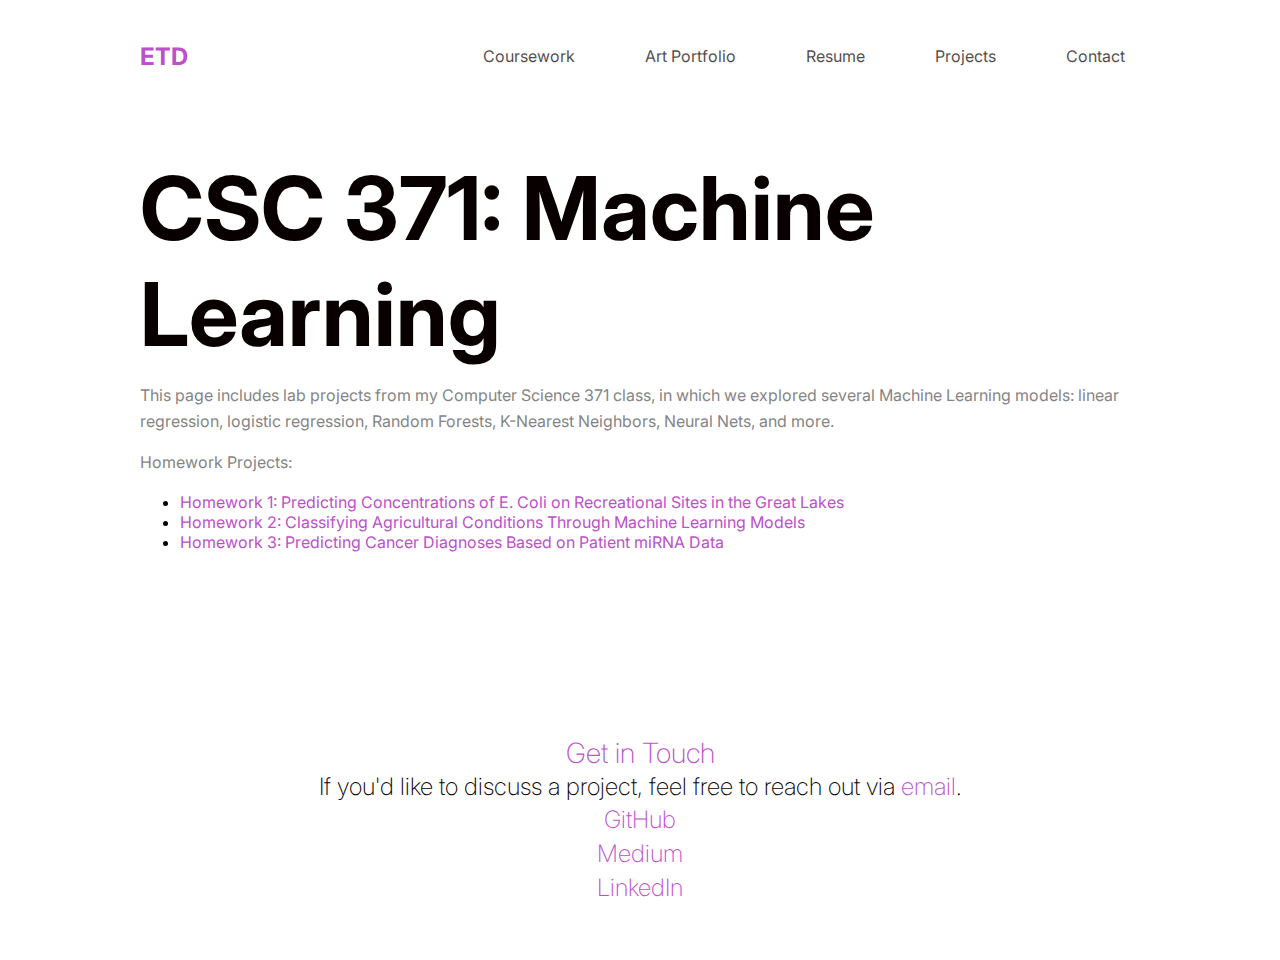
<file: cs371.html>
<!DOCTYPE html>
<html lang="en">

<head>
    <meta charset="UTF-8">
    <meta name="viewport" content="width=device-width, initial-scale=1.0">
    <title>CSC 362 - Data Visualization</title>
    <link rel="stylesheet" href="style.css">
</head>

<body>
    <div id="page">
      <header>
        <div class="logo">
          <a href="/">ETD</a>
        </div>
  
        <nav>
          <ul>
            <li class="dropdown">
              <a href="#">Coursework</a>
              <ul class="dropdown-content">
                <li><a href="https://ellloraa.github.io/cs362.html">CSC 362</a></li>
                <li><a href="https://ellloraa.github.io/cs363.html">CSC 363</a></li>
                <li><a href="https://ellloraa.github.io/cs371.html">CSC 371</a></li>
                <li><a href="https://art111.elloraworld.dcreate.domains/page/2/" target="_blank" rel="noopener">ART 111 and 211: Digital Art Blog</a></li>
              </ul>
            </li>
            <li><a href="https://ellloraa.github.io/portfolio.html">Art Portfolio</a></li>
  
           
  
            <li><a href="assets/main page/Ellora Devulapally Resume 2025.pdf" target="_blank" rel="noopener">Resume</a></li>
            <li><a href="https://ellloraa.github.io/index.html#projects">Projects</a></li>
            <li><a href="https://ellloraa.github.io/index.html#contact">Contact</a></li>
          </ul>
        </nav>
      </header>
        <main>
            <h1>CSC 371: Machine Learning</h1>
            <p>This page includes lab projects from my Computer Science 371 class, in which we explored several Machine Learning models: linear regression, logistic regression, Random Forests, K-Nearest Neighbors, Neural Nets, and more.</p>
            <p>Homework Projects:</p>
            <ul>
                <li><a href="assets/371/CSC_371_HW_1 (3).pdf">Homework 1: Predicting Concentrations of E. Coli on Recreational Sites in the Great Lakes</a></li>
                <li><a href="assets/371/CSC_371___Homework_2_Write_UP (2).pdf">Homework 2: Classifying Agricultural Conditions Through Machine Learning Models</a></li>
                <li><a href="assets/371/HW3___Riana_and_Ellora.pdf">Homework 3: Predicting Cancer Diagnoses Based on Patient miRNA Data</a></li>
            </ul>
        </main>
        <footer id="contact">
          <h2>Get in Touch</h2>
          <p>
              If you'd like to discuss a project, feel free to reach out via
              <a href="mailto:ellora03@gmail.com">email</a>.
              <br>
              <a href="https://github.com/ellloraa" target="_blank">GitHub</a>
              <br>
              <a href="https://medium.com/@ellora03" target="_blank">Medium</a>
              <br>
              <a href="https://www.linkedin.com/in/ellora-devulapally/" target="_blank">LinkedIn</a>
          </p>
      </footer>

    </div>
</body>

</html>
</file>
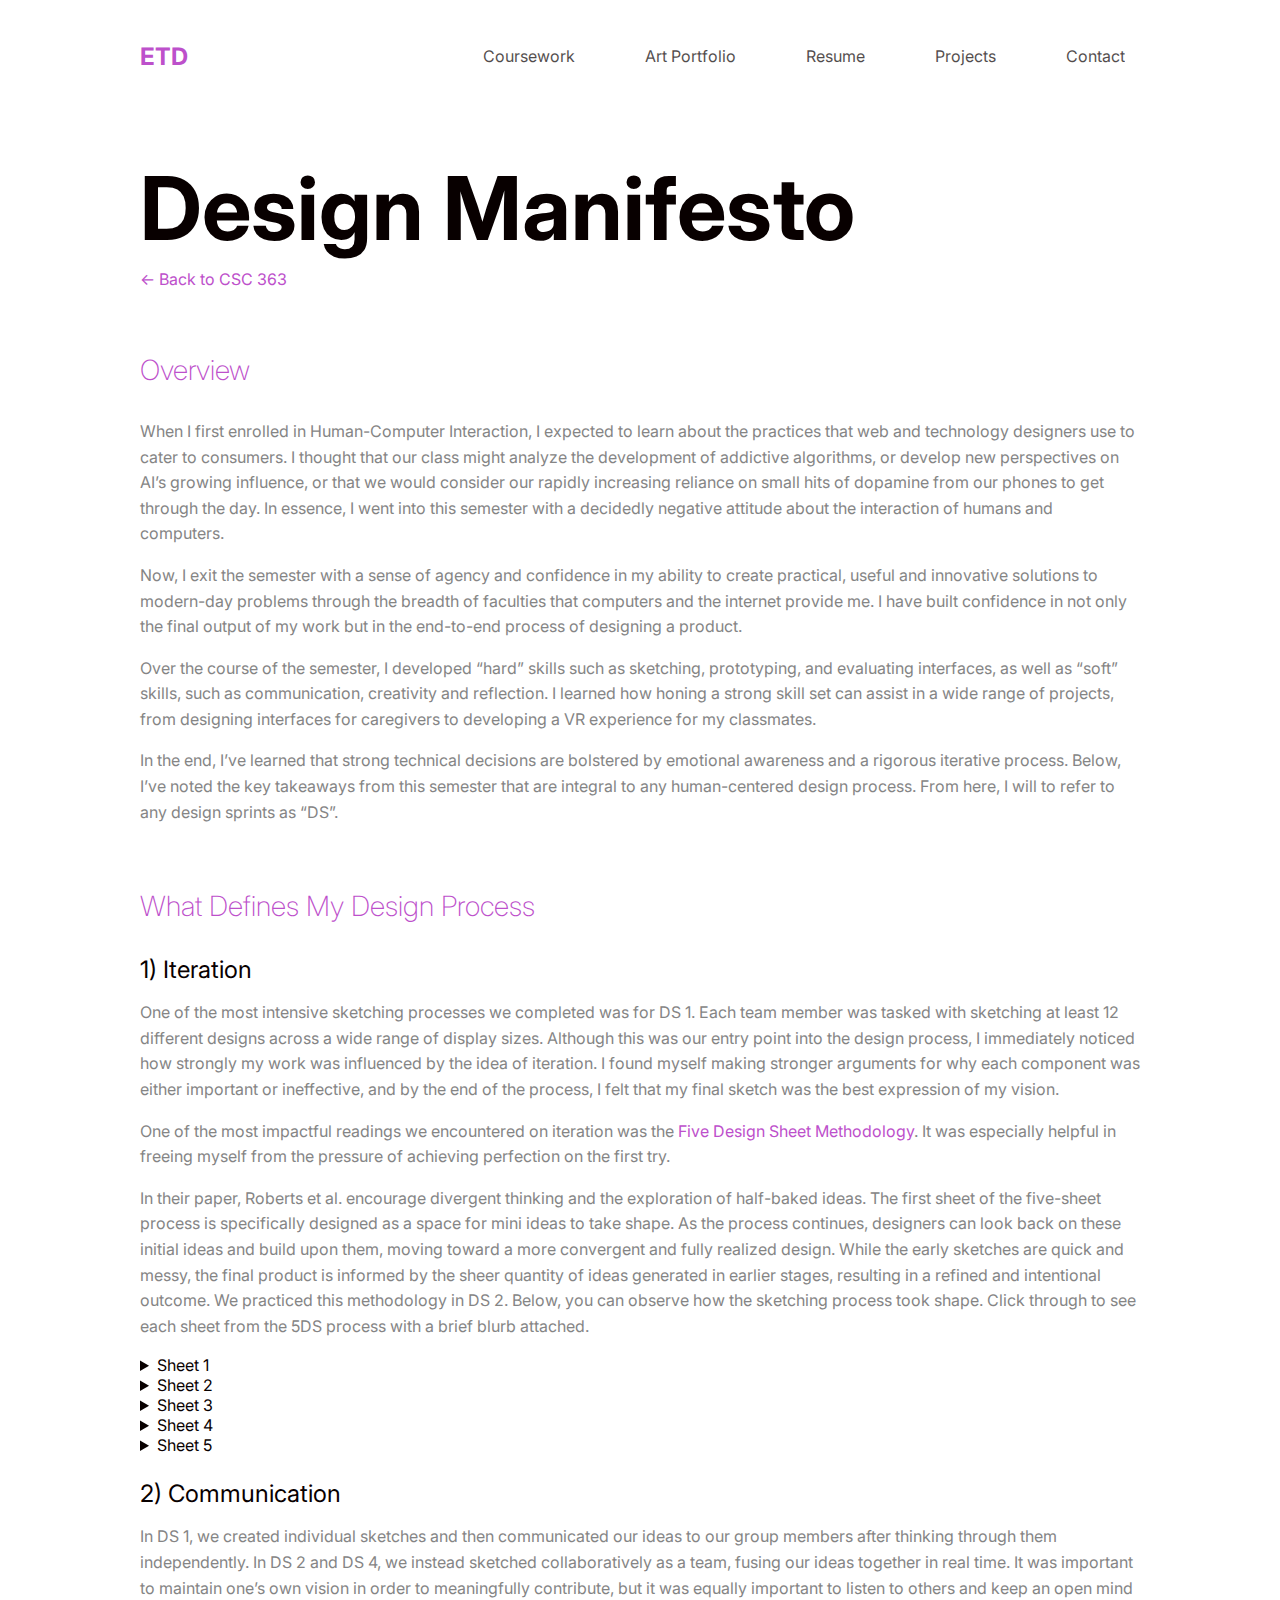
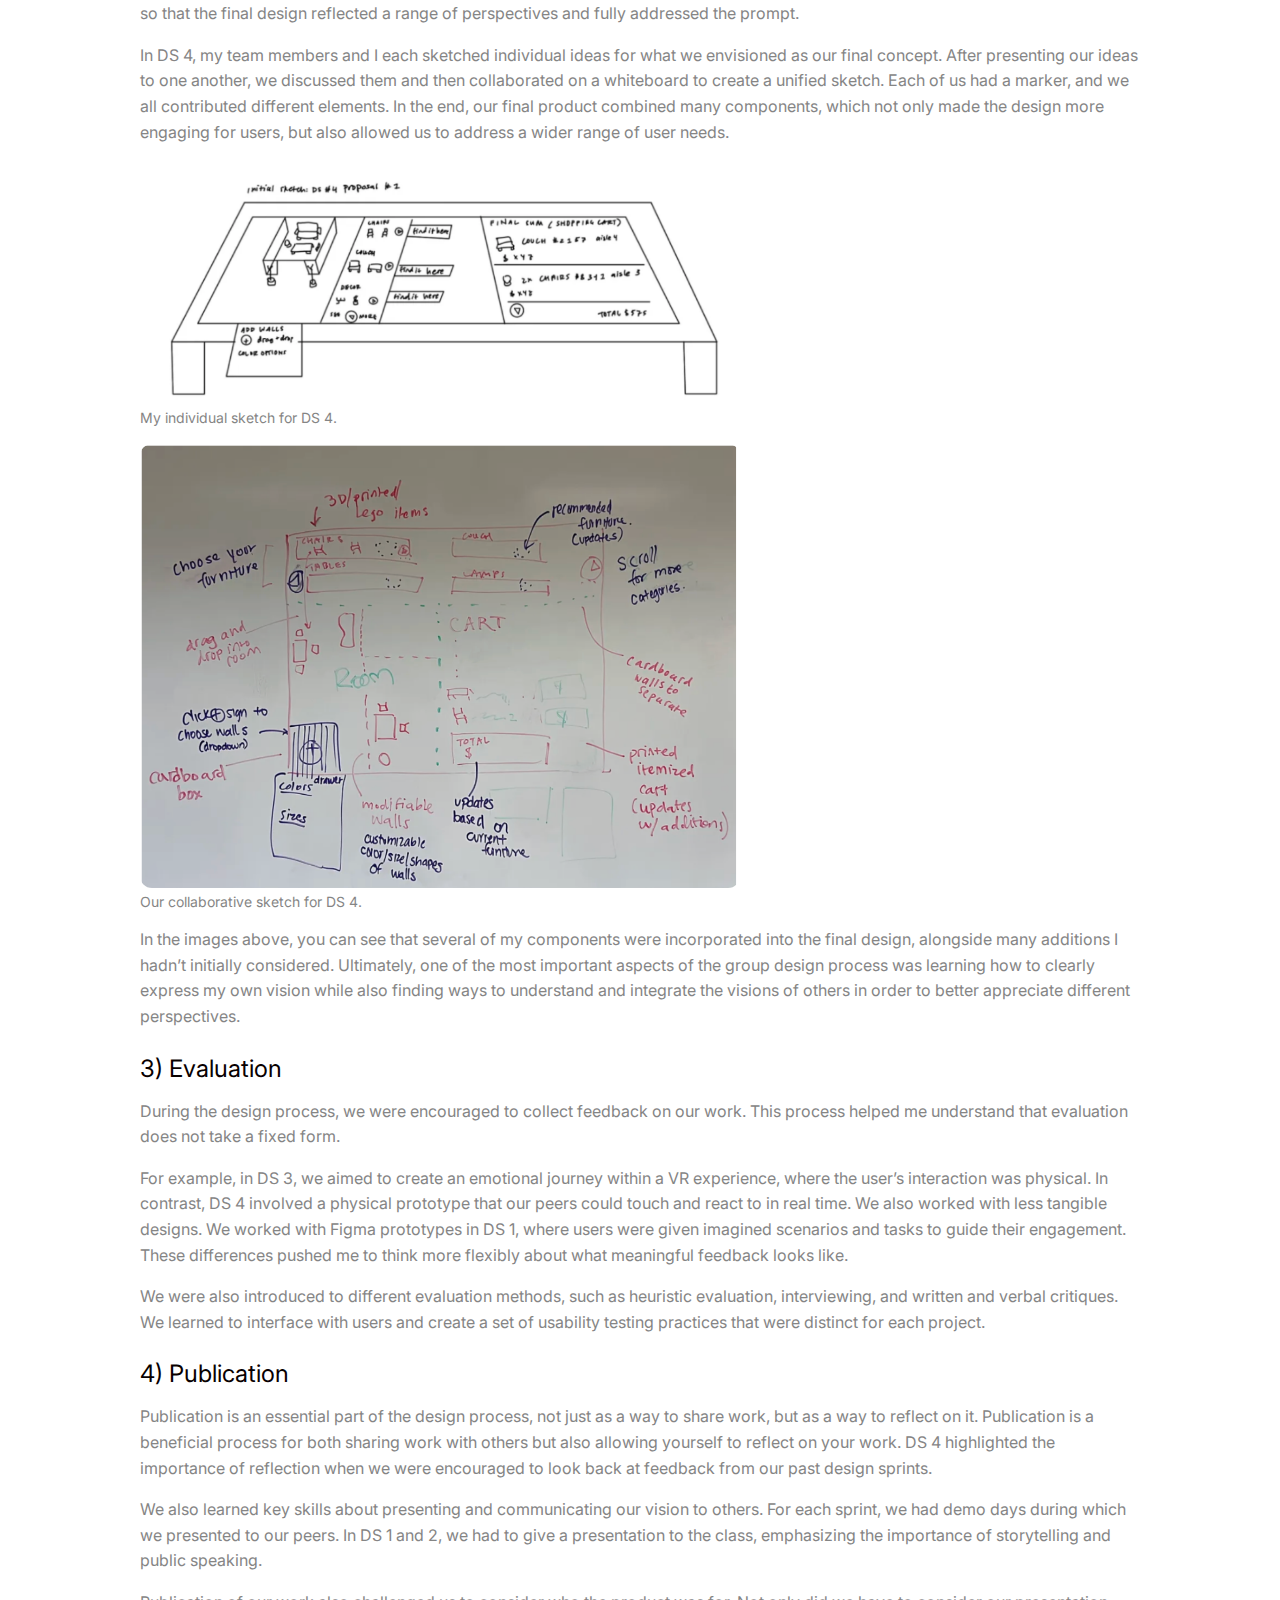
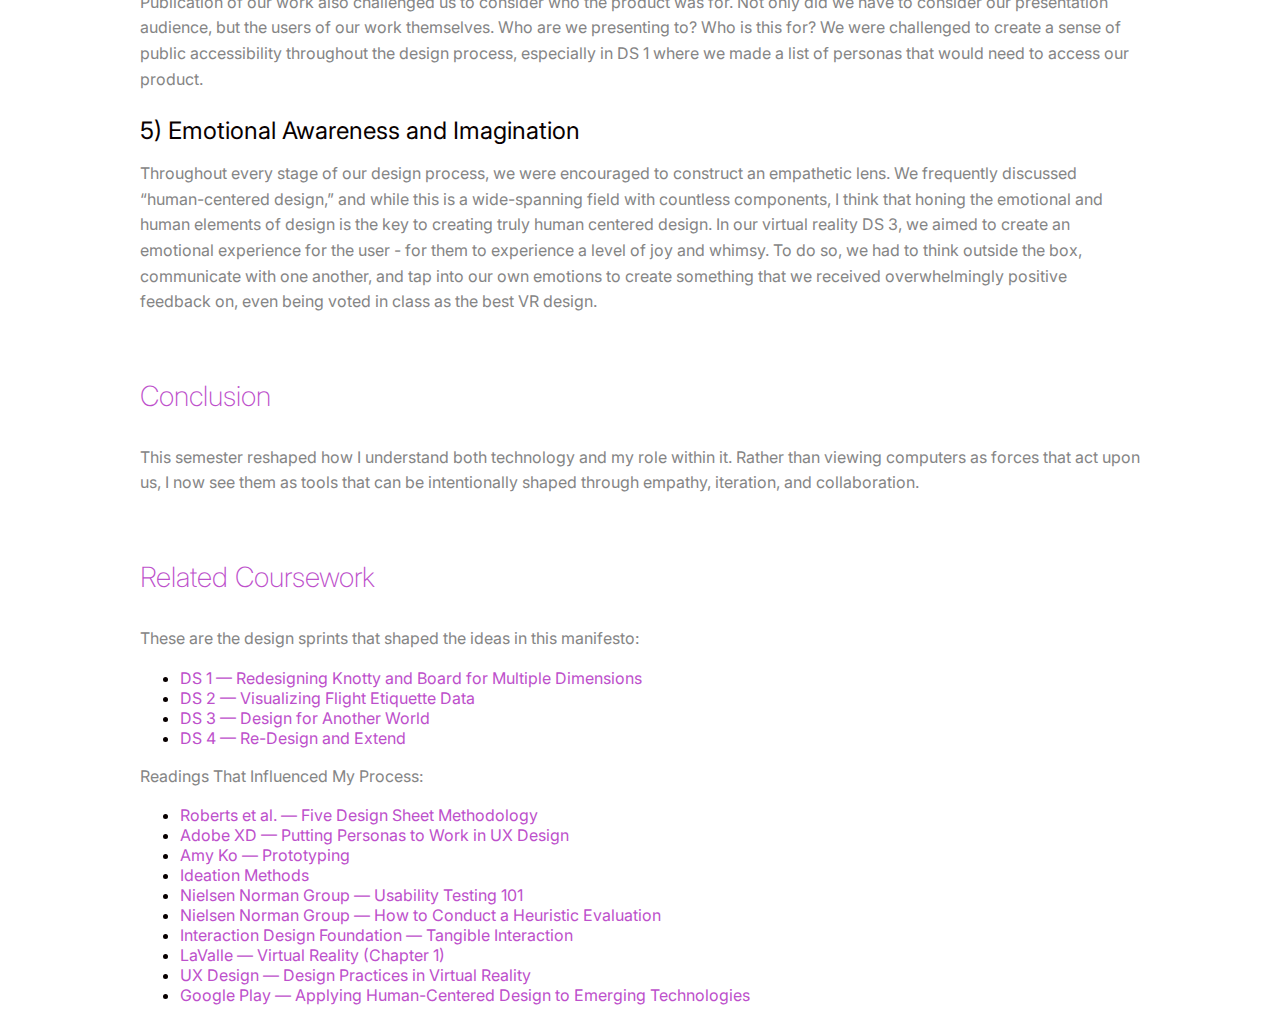
<file: manifesto.html>
<!DOCTYPE html>
<html lang="en">

<head>
  <meta charset="UTF-8" />
  <meta name="viewport" content="width=device-width, initial-scale=1.0" />
  <title>CSC 363 - Design Manifesto</title>
  <link rel="stylesheet" href="style.css" />
</head>

<body>
  <div id="page">
    <header>
      <div class="logo">
        <a href="/">ETD</a>
      </div>

      <nav>
        <ul>
          <li class="dropdown">
            <a href="#">Coursework</a>
            <ul class="dropdown-content">
              <li><a href="https://ellloraa.github.io/cs362.html">CSC 362</a></li>
              <li><a href="https://ellloraa.github.io/cs363.html">CSC 363</a></li>
              <li><a href="https://ellloraa.github.io/cs371.html">CSC 371</a></li>
              <li><a href="https://art111.elloraworld.dcreate.domains/page/2/" target="_blank" rel="noopener">ART 111 and 211: Digital Art Blog</a></li>
            </ul>
          </li>
          <li><a href="https://ellloraa.github.io/portfolio.html">Art Portfolio</a></li>

         

          <li><a href="assets/main page/Ellora Devulapally Resume 2025.pdf" target="_blank" rel="noopener">Resume</a></li>
          <li><a href="https://ellloraa.github.io/index.html#projects">Projects</a></li>
          <li><a href="https://ellloraa.github.io/index.html#contact">Contact</a></li>
        </ul>
      </nav>
    </header>

    <main>
      <!-- Page title + quick context -->
      <h1>Design Manifesto</h1>
      <a href="https://ellloraa.github.io/cs363.html" class="back-link">← Back to CSC 363</a>

        <h2>Overview</h2>
        <p>
            When I first enrolled in Human-Computer Interaction, I expected to learn about the practices that web and technology designers use to cater to consumers. I thought that our class might analyze the development of addictive algorithms, or develop new perspectives on AI’s growing influence, or that we would consider our rapidly increasing reliance on small hits of dopamine from our phones to get through the day. In essence, I went into this semester with a decidedly negative attitude about the interaction of humans and computers.
        </p>
        <p>
            Now, I exit the semester with a sense of agency and confidence in my ability to create practical, useful and innovative solutions to modern-day problems through the breadth of faculties that computers and the internet provide me. I have built confidence in not only the final output of my work but in the end-to-end process of designing a product.  
        </p><p>
         Over the course of the semester, I developed “hard” skills such as sketching, prototyping, and evaluating interfaces, as well as “soft” skills, such as communication, creativity and reflection. I learned how honing a strong skill set can assist in a wide range of projects, from designing interfaces for caregivers to developing a VR experience for my classmates. 
        </p>  <p>In the end, I’ve learned that strong technical decisions are bolstered by emotional awareness and a rigorous iterative process. Below, I’ve noted the key takeaways from this semester that are integral to any human-centered design process. From here, I will to refer to any design sprints as “DS”.
            
        </p>


        <h2>What Defines My Design Process</h2>

        <!-- You can duplicate this "principle block" pattern as needed -->
        <article class="principle">
          <h3>1) Iteration</h3>
          <p>
            One of the most intensive sketching processes we completed was for DS 1. Each team member was tasked with sketching at least 12 different designs across a wide range of display sizes. Although this was our entry point into the design process, I immediately noticed how strongly my work was influenced by the idea of iteration. I found myself making stronger arguments for why each component was either important or ineffective, and by the end of the process, I felt that my final sketch was the best expression of my vision.          </p>
        </p>
            <p>
            One of the most impactful readings we encountered on iteration was the <a href="https://kawilliams.github.io/teaching/hci/papers/RobertsHeadleandRitsos-FiveDesignSheet.pdf">Five Design Sheet Methodology</a>. It was especially helpful in freeing myself from the pressure of achieving perfection on the first try.        </p>
        </p>
        <p>
            In their paper, Roberts et al. encourage divergent thinking and the exploration of half-baked ideas. The first sheet of the five-sheet process is specifically designed as a space for mini ideas to take shape. As the process continues, designers can look back on these initial ideas and build upon them, moving toward a more convergent and fully realized design. While the early sketches are quick and messy, the final product is informed by the sheer quantity of ideas generated in earlier stages, resulting in a refined and intentional outcome. We practiced this methodology in DS 2. Below, you can observe how the sketching process took shape. Click through to see each sheet from the 5DS process with a brief blurb attached.
        </p>          
            <details>
              <summary>Sheet 1 </summary>
              <figure class="medium">
                <img src="manifesto_img/fds1.png" alt="5DS Sheet 1" style="max-width:100%;height:auto;">
                <figcaption>Quick sketches which we used to generate as many possible visualization directions as possible.</figcaption>
              </figure>
            </details>
          
            <details>
              <summary>Sheet 2</summary>
              <figure class="medium">
                <img src="manifesto_img/fds2.png" alt="5DS Sheet 2" style="max-width:100%;height:auto;">
                <figcaption>We refined one promising idea into a clearer sketch.</figcaption>
              </figure>
            </details>
          
            <details>
              <summary>Sheet 3 </summary>
              <figure class="medium">
                <img src="manifesto_img/fds3.png" alt="5DS Sheet 3" style="max-width:100%;height:auto;">
                <figcaption>Here, iterated through different data visualization tactics to best explore regional polarization.</figcaption>
              </figure>
            </details>
          
            <details>
              <summary>Sheet 4 </summary>
              <figure class="medium">
                <img src="manifesto_img/fds4.png" alt="5DS Sheet 4" style="max-width:100%;height:auto;">
                <figcaption>We synthesized earlier ideas into a final, developed scatterplot.</figcaption>
              </figure>
            </details>
          
            <details>
              <summary>Sheet 5 </summary>
              <figure class="medium">
                <img src="manifesto_img/fds5.png" alt="5DS Sheet 5" style="max-width:100%;height:auto;">
                <figcaption>The final sheet integrated the strongest elements from all previous sketches into a cohesive plan for further design.</figcaption>
              </figure>
            </details>
          
        </article>

        <article class="principle">
          <h3>2) Communication</h3>
          <p>
            In DS 1, we created individual sketches and then communicated our ideas to our group members after thinking through them independently. In DS 2 and DS 4, we instead sketched collaboratively as a team, fusing our ideas together in real time. It was important to maintain one’s own vision in order to meaningfully contribute, but it was equally important to listen to others and keep an open mind so that the final design reflected a range of perspectives and fully addressed the prompt.
        </p>
        <p>
            In DS 4, my team members and I each sketched individual ideas for what we envisioned as our final concept. After presenting our ideas to one another, we discussed them and then collaborated on a whiteboard to create a unified sketch. Each of us had a marker, and we all contributed different elements. In the end, our final product combined many components, which not only made the design more engaging for users, but also allowed us to address a wider range of user needs.
        </p>
        <figure class="medium">
            <img src="manifesto_img/ds41.png" alt="My individual sketch for DS4" />
            <figcaption>My individual sketch for DS 4.</figcaption>
          </figure>
          <figure class="medium">
            <img src="manifesto_img/ds42.png" alt="Our collaborative sketch for DS4" />
            <figcaption>Our collaborative sketch for DS 4.</figcaption>
          </figure>

          <p>In the images above, you can see that several of my components were incorporated into the final design, alongside many additions I hadn’t initially considered.
            Ultimately, one of the most important aspects of the group design process was learning how to clearly express my own vision while also finding ways to understand and integrate the visions of others in order to better appreciate different perspectives.</p>
            
          
        </article>

        <article class="principle">
          <h3>3) Evaluation</h3>
          <p>
            During the design process, we were encouraged to collect feedback on our work. This process helped me understand that evaluation does not take a fixed form. 
          </p>
          <p>
            For example, in DS 3, we aimed to create an emotional journey within a VR experience, where the user’s interaction was physical. In contrast, DS 4 involved a physical prototype that our peers could touch and react to in real time. We also worked with less tangible designs. We worked with Figma prototypes in DS 1, where users were given imagined scenarios and tasks to guide their engagement. These differences pushed me to think more flexibly about what meaningful feedback looks like.
          </p>
          <p>
            We were also introduced to different evaluation methods, such as heuristic evaluation, interviewing, and written and verbal critiques. We learned to interface with users and create a set of usability testing practices that were distinct for each project.
          </p>
        </article>

        <article class="principle">
          <h3>4) Publication</h3>
          <p>
            Publication is an essential part of the design process, not just as a way to share work, but as a way to reflect on it. Publication is a beneficial process for both sharing work with others but also allowing yourself to reflect on your work. DS 4 highlighted the importance of reflection when we were encouraged to look back at feedback from our past design sprints. 
          </p>
          <p>We also learned key skills about presenting and communicating our vision to others. For each sprint, we had demo days during which we presented to our peers. In DS 1 and 2, we had to give a presentation to the class, emphasizing the importance of storytelling and public speaking. 
        </p>
        <p>Publication of our work also challenged us to consider who the product was for. Not only did we have to consider our presentation audience, but the users of our work themselves. Who are we presenting to? Who is this for? We were challenged to create a sense of public accessibility throughout the design process, especially in DS 1 where we made a list of personas that would need to access our product.</p>
        </article>

        <article class="principle">
          <h3>5) Emotional Awareness and Imagination</h3>
          <p>
            Throughout every stage of our design process, we were encouraged to construct an empathetic lens. We frequently discussed “human-centered design,” and while this is a wide-spanning field with countless components, I think that honing the emotional and human elements of design is the key to creating truly human centered design. In our virtual reality DS 3, we aimed to create an emotional experience for the user - for them to experience a level of joy and whimsy. To do so, we had to think outside the box, communicate with one another, and tap into our own emotions to create something that we received overwhelmingly positive feedback on, even being voted in class as the best VR design. 
          </p>
        </article>
 
<!-- CONCLUSION -->
        <h2>Conclusion</h2>
        <p>
            This semester reshaped how I understand both technology and my role within it. Rather than viewing computers as forces that act upon us, I now see them as tools that can be intentionally shaped through empathy, iteration, and collaboration.
        </p>


      <!-- COURSEWORK LINKS (so your manifesto page also “counts” as a hub if needed) -->
        <h2>Related Coursework</h2>
        <p>
          These are the design sprints that shaped the ideas in this manifesto:
        </p>
        <ul>
          <li>
            <a href="https://medium.com/@ellora03/design-sprint-1-redesigning-knotty-and-board-for-multiple-dimensions-3a9cfe97024f"
              target="_blank" rel="noopener">
              DS 1 — Redesigning Knotty and Board for Multiple Dimensions
            </a>
          </li>
          <li>
            <a href="https://medium.com/@dacarter1/visualizing-flight-etiquette-data-ec214e339469" target="_blank"
              rel="noopener">
              DS 2 — Visualizing Flight Etiquette Data
            </a>
          </li>
          <li>
            <a href="https://medium.com/@ellora03/design-sprint-3-design-for-another-world-e433ecd5021f" target="_blank"
              rel="noopener">
              DS 3 — Design for Another World
            </a>
          </li>
          <li>
            <a href="https://medium.com/@ellora03/design-sprint-4-re-design-and-extend-60aa4a1fcf80" target="_blank"
              rel="noopener">
              DS 4 — Re-Design and Extend
            </a>
          </li>
        </ul>

        <p>
            Readings That Influenced My Process:
          </p>
          
          <ul>
            <li>
              <a href="https://kawilliams.github.io/teaching/hci/papers/RobertsHeadleandRitsos-FiveDesignSheet.pdf"
                 target="_blank" rel="noopener">
                Roberts et al. — Five Design Sheet Methodology
              </a><br>
            </li>
          
            <li>
              <a href="https://xd.adobe.com/ideas/process/user-research/putting-personas-to-work-in-ux-design/"
                 target="_blank" rel="noopener">
                Adobe XD — Putting Personas to Work in UX Design
              </a><br>
            </li>
          
            <li>
              <a href="https://faculty.washington.edu/ajko/books/design-methods/prototype"
                 target="_blank" rel="noopener">
                Amy Ko — Prototyping
              </a><br>
            </li>
          
            <li>
              <a href="https://cs374-spring-2018.netlify.app/classes/08-Ideation/"
                 target="_blank" rel="noopener">
                Ideation Methods
              </a><br>
            </li>
          
            <li>
              <a href="https://www.nngroup.com/articles/usability-testing-101/"
                 target="_blank" rel="noopener">
                Nielsen Norman Group — Usability Testing 101
              </a><br>
            </li>
          
            <li>
              <a href="https://www.nngroup.com/articles/how-to-conduct-a-heuristic-evaluation/"
                 target="_blank" rel="noopener">
                Nielsen Norman Group — How to Conduct a Heuristic Evaluation
              </a><br>
            </li>
          
            <li>
              <a href="https://www.interaction-design.org/literature/book/the-glossary-of-human-computer-interaction/tangible-interaction"
                 target="_blank" rel="noopener">
                Interaction Design Foundation — Tangible Interaction
              </a><br>
            </li>
          
            <li>
              <a href="https://lavalle.pl/vr/vrch1.pdf"
                 target="_blank" rel="noopener">
                LaValle — Virtual Reality (Chapter 1)
              </a><br>
            </li>
          
            <li>
              <a href="https://uxdesign.cc/design-practices-in-virtual-reality-f900f5935826"
                 target="_blank" rel="noopener">
                UX Design — Design Practices in Virtual Reality
              </a><br>
            </li>
          
            <li>
              <a href="https://medium.com/googleplaydev/applying-human-centered-design-to-emerging-technologies-6ad7f39d8d30"
                 target="_blank" rel="noopener">
                Google Play — Applying Human-Centered Design to Emerging Technologies
              </a><br>
            </li>
          </ul>
          


      
      </section>
    </main>
  </div>
</body>

</html>
</file>
<file: style.css>
/* Import Inter Font */
@import url('https://fonts.googleapis.com/css2?family=Inter:wght@100..900&display=swap');

/* VARIABLES */
:root {
    --accent-color: #bd50cb;
    --background-color: #ffffff;
    --text-color: #080000;
    --text-color-muted: #858585;

    /* Spacing */
    --space-xs: 4px;
    --space-sm: 8px;
    --space-md: 16px;
    --space-lg: 32px;
    --space-xl: 64px;
    --space-xxl: 128px;

    /* Typography */
    --font-size-xs: 14px;
    --font-size-sm: 16px;
    --font-size-md: 18px;
    --font-size-lg: 24px;
    --font-size-xl: 28px;
    --font-size-xxl: 88px;
}
/* Dropdown setup */
nav ul {
    list-style-type: none;
    padding: 0;
    margin: 0;
}

nav ul li {
    display: inline-block;
    position: relative;
}

nav ul li a {
    display: block;
    padding: 10px 15px;
    text-decoration: none;
}

/* Dropdown content - hidden by default */
.dropdown-content {
    display: none;
    position: absolute;
    background-color: white;
    min-width: 160px;
    box-shadow: 0px 8px 16px rgba(0,0,0,0.2);
    z-index: 1;
}

/* Show dropdown on hover */
.dropdown:hover .dropdown-content {
    display: block;
}

/* Style dropdown links */
.dropdown-content li {
    display: block;
    border-bottom: 1px solid #eee;
}

.dropdown-content li a {
    padding: 10px 15px;
    color: #333;
    white-space: nowrap;
}

.dropdown-content li a:hover {
    background-color: #f0f0f0;
}
/* GENERAL STYLING */
body {
    background-color: var(--background-color);
    font-family: 'Inter', Arial, sans-serif;
    margin: 0;
    padding: 0 20px;
    color: var(--text-color);
}

#page {
    display: flex;
    flex-direction: column;
    max-width: 1000px;
    margin: 0 auto;
    padding-top: var(--space-md);
}

/* HEADER */
header {
    display: flex;
    align-items: center;
    padding: 20px 0;
}

nav {
    margin-left: auto;
}

.logo {
    font-size: var(--font-size-lg);
    font-weight: 700;
}

nav ul {
    display: flex;
    gap: 40px;
    list-style: none;
    margin: 0;
}

nav ul li a:link,
nav ul li a:visited {
    color: var(--text-color);
    opacity: 0.7;
}

/* TYPOGRAPHY */
a:link,
a:visited {
    color: var(--accent-color);
    text-decoration: none;
}

h1 {
    font-size: var(--font-size-xxl);
    margin-bottom: var(--space-sm);
}

h2 {
    font-size: var(--font-size-xl);
    color: var(--accent-color);
    margin-bottom: var(--space-lg);
    font-weight: 200;
    margin-top: var(--space-xl);
}

h3 {
    font-size: var(--font-size-lg);
    margin-bottom: var(--space-sm);
    font-weight: 400;
}

p {
    font-size: var(--font-size-sm);
    font-weight: 400;
    line-height: 1.6;
    color: var(--text-color-muted);
    margin-bottom: var(--space-md);
}

/* SECTIONS */
#about {
    margin-top: var(--space-xxl);
}

.about-header {
    display: flex;
    align-items: center; /* Aligns name and profile picture vertically */
    gap: var(--space-md); /* Adds spacing between name and profile picture */
}

.about-header h1 {
    flex: 1; /* Makes the name take up the remaining space */
    margin: 0; /* Removes default margin */
    font-size: var(--font-size-xxl);
    line-height: 1.2;
}

.profile-picture {
    width: 200px; /* Adjusted size for larger profile picture */
    height: 200px; /* Ensure it’s a perfect square */
    object-fit: cover; /* Keeps the image aspect ratio intact */
    border-radius: 8px; /* Slightly rounded corners */
    margin-left: 0; /* Moves it closer to the right */
}

#about p {
    margin-top: var(--space-md);
    font-size: var(--font-size-md);
    line-height: 1.6;
    color: var(--text-color-muted);
}

section {
    margin-top: var(--space-xxl);
    margin-bottom: var(--space-xxl);
}

.card {
    background: #f4f4f9; /* Light neutral background */
    border-radius: 20px;
    padding: var(--space-xs) var(--space-lg) var(--space-lg);
    border: 1px solid #ddd; /* Soft border for subtle separation */
    margin-bottom: var(--space-lg);
    color: var(--text-color); /* Ensures good contrast with the light background */
    box-shadow: 0 4px 8px rgba(0, 0, 0, 0.1); /* Add a soft shadow for depth */
}


.card p {
    margin: var(--space-xs) 0;
    font-size: var(--font-size-sm); /* Slightly larger for readability */
    line-height: 1.6; /* Improves text readability */
}

/* SKILLS */
#skills p {
    line-height: 1.8;
}

/* EXPERIENCE */
#experience .job p.role {
    font-size: var(--font-size-md);
}

/* RECENT WORK */
.project {
    display: grid;
    grid-template-columns: 2fr 3fr;
    grid-template-rows: 1fr 3fr;
    column-gap: var(--space-lg);
    padding: var(--space-md) var(--space-lg);
}

.project .thumbnail {
    grid-row: span 2;
}

.project img {
    width: 100%;
    margin-top: var(--space-md);
    border-radius: 14px;
}

.project p a {
    display: inline; /* Allows links to appear inline with text */
    margin-top: 0; /* Removes unnecessary margin for inline links */
}

/* CONTACT */
#contact {
    text-align: center;
}

#contact h2 {
    margin-bottom: 0;
}

#contact p {
    margin-top: 0;
    font-size: var(--font-size-lg);
    font-weight: 200;
    line-height: 1.4;
    color: var(--text-color);
}

/* FOOTER */
footer {
    margin-top: var(--space-xl);
    padding: 0 0 var(--space-lg);
    color: var(--text-color-muted);
    text-align: center;
}

footer .social {
    display: flex;
    gap: var(--space-lg);
    margin-bottom: var(--space-lg);
    justify-content: center;
    align-items: center;
}

footer .social a:hover svg {
    fill: var(--accent-color);
}

/* MEDIA QUERIES */
@media screen and (max-width: 600px) {
    :root {
        --accent-color: #bd50cb;
        --background-color: #ffffff;
        --text-color: #080000;
        --text-color-muted: #858585;

        /* Spacing */
        --space-xs: 4px;
        --space-sm: 8px;
        --space-md: 16px;
        --space-lg: 32px;
        --space-xl: 64px;
        --space-xxl: 128px;

        /* Typography */
        --font-size-xs: 14px;
        --font-size-sm: 16px;
        --font-size-md: 18px;
        --font-size-lg: 20px;
        --font-size-xl: 24px;
        --font-size-xxl: 48px;
    }

    header {
        align-items: flex-start;
    }

    .logo {
        font-size: var(--font-size-xl);
    }

    nav ul {
        flex-direction: column;
        gap: 14px;
        list-style: none;
        align-items: flex-end;
    }

    .profile-picture {
        width: 100px; /* Smaller profile picture */
        height: 100px; /* Match width */
        margin-left: 0px;
    }

    section {
        margin-top: var(--space-xl);
        margin-bottom: var(--space-lg);
    }

    h2 {
        margin-top: var(--space-lg);
    }

    .project {
        grid-template-columns: 1fr;
    }
}


#portfolio-gallery {
    max-width: 1200px;
    margin: 0 auto;
    padding: 40px 20px;
}

#portfolio-gallery h1 {
    font-size: var(--font-size-xxl);
    color: var(--accent-color); /* Use the accent color for variety */
}

.gallery {
    display: grid;
    grid-template-columns: repeat(auto-fit, minmax(200px, 1fr));
    gap: 16px;
}

.gallery-item {
    position: relative;
    cursor: pointer;
    border-radius: 8px;
    overflow: hidden;
    box-shadow: 0 4px 8px rgba(0, 0, 0, 0.2);
    transition: transform 0.3s ease, box-shadow 0.3s ease;
}

.gallery-item:hover {
    transform: scale(1.05);
    box-shadow: 0 6px 12px rgba(0, 0, 0, 0.3);
}

.gallery-item img {
    width: 100%;
    height: 100%;
    object-fit: cover;
}

.lightbox {
    position: fixed;
    top: 0;
    left: 0;
    width: 100vw;
    height: 100vh;
    background: rgba(0, 0, 0, 0.8);
    display: flex;
    justify-content: center;
    align-items: center;
    z-index: 1000;
}

.lightbox img {
    max-width: 90%;
    max-height: 90%;
    border-radius: 8px;
}

.lightbox p {
    color: #ffffff;
    text-align: center;
    margin-top: 20px;
    max-width: 600px;
}
/* Tabs spacing fixes */
.tabs .tabpanel { padding-top: 8px; }
.tabs .tabpanel > section { margin-top: 0; }  /* kill the global section margin inside tabs */
.tabs .tabpanel h1 { margin-top: 0; }         /* remove default h1 top margin */
#portfolio-gallery { padding-top: 16px; }     /* or 0 if you want it tight */
/* Bigger, bolder tab labels */
.tablist .tab {
    font-size: clamp(18px, 2.2vw, 24px); /* scales nicely from ~18–24px */
    font-weight: 600;
    line-height: 1.2;
    padding: 0.85rem 1.1rem;             /* keep the click target comfy */
  }
  
  /* Optional: make the active one pop a bit more */
  .tab[aria-selected="true"] {
    border-bottom-width: 3px;
  }
  
  /* FIGURES / IMAGES (make them smaller + adjustable) */
figure {
    margin: var(--space-md) 0;
  }
  
  figure img {
    display: block;
    max-width: 100%;
    height: auto;
    border-radius: 12px;
  }
  
  /* Default: small-ish figures */
  figure.small img {
    width: min(320px, 100%);
  }
  
  /* Even smaller option */
  figure.tiny img {
    width: min(220px, 100%);
  }
  
  /* Medium option */
  figure.medium img {
    width: min(600px, 100%);
  }
  
  /* Optional caption styling */
  figcaption {
    margin-top: var(--space-xs);
    font-size: var(--font-size-xs);
    color: var(--text-color-muted);
    line-height: 1.4;
  }
  footer {
    margin-top: 4rem;
    padding: 2.5rem 1.5rem;
    text-align: center;
  }
  
  footer h2 {
    margin-bottom: 0.75rem;
  }
  
  footer a {
    color: inherit;
    text-decoration: none;
  }
  
  footer a:hover {
    text-decoration: underline;
  }
</file>
<file: lab-8-advanced-topics-ellloraa copy/css/style.css>
body {
    font-family: 'Noto Sans JP', sans-serif;
    font-size: 16px;
    font-weight: 400;
    background: #f7f7f7;
  }

/* Table styling */
.tg  {
    border-collapse:collapse;
    border-spacing:0;
}

.tg td {
    font-size:14px;
    overflow:hidden;
    padding:10px 5px;
    word-break:normal;
}
.tg th{ 
    font-size:14px;
    font-weight:normal;
    overflow:hidden;
    padding:10px 5px;
    word-break:normal;
}
.tg .tg-0pky{
    border-color:inherit;
    text-align:left;
    vertical-align:top;
}
.tg .tg-sxqf{
    border-color:inherit;
    font-family:inherit;
    text-align:left;
    vertical-align:top;
}
.tg .tg-0lax{
    text-align:left;
    vertical-align:top;
}
</file>
<file: stock-skeleton/css/style.css>
body {
    font-family: 'Noto Sans JP', sans-serif;
    font-size: 13px;
    padding: 30px;
  }
  
  h1 {
    margin-top: 0;
  }
  
  #start-year-input {
    width: 60px;
  }
  
  .source {
    margin-top: 40px;
    font-size: 10px;
    color: #888;
  }
  .source a {
    color: #888;
  }
  
  /* Tooltip */
  .tooltip circle {
    fill: none;
    stroke: #78bd39;
  }
  .tooltip text {
    fill: #78bd39;
  }
  
  
  /* Axes */
  .axis line {
    fill: none;
    stroke: #8693a0;
    shape-rendering: crispEdges;
  }
  .axis text {
    font-size: 13px;
    fill: #6b6b6b;
  }
  .axis-title {
    font-size: 13px;
    fill: #888;
  }
  .x-axis .domain {
    stroke: #8693a0;
  }
  .y-axis .domain {
    display: none;
  }
  
  .chart-area {
    fill: #a5b3bf;
  }
  .chart-line {
    fill: none;
    stroke: #517390;
    stroke-width: 2px;
    clip-path: url(#clip);
  }
</file>
<file: stream-stacks/css/style.css>
body {
    font-family: 'Noto Sans JP', sans-serif;
    font-size: 13px;
    padding: 30px;
  }
  
  .axis text {
    font-size: .7rem;
    fill: #6b6b6b;
  }
  
  .domain, .axis .tick line {
    stroke: #888;
  }
  
  
  rect {
    shape-rendering: crispEdges;
  }
  
  .cat-milk rect {
    fill: #6080b5;
  }
  .cat-water rect {
    fill: #d4c32d;
  }
  
  
  /* Axes 
  .axis line {
    fill: none;
    stroke: #cac8c8;
    shape-rendering: crispEdges;
    stroke-dasharray: 3 2;
    stroke-width: 0.5;
  }
  .axis text {
    font-size: .7rem;
    fill: #6b6b6b;
  }
  .axis-label {
    font-size: .75rem;
    fill: #333;
  }
  .y-axis .domain, .x-axis .domain {
    display: none;
  }
  .y-axis .tick:first-child line {
    display: none !important;
  }
  */
</file>
<file: trails-skeleton/css/style.css>
body {
    font-family: 'Noto Sans JP', sans-serif;
    font-size: 13px;
    padding: 30px;
    background: #f7f7f7;
  }
  
  .container {
    display: flex;
  }
  
  .margin-right {
    margin-right: 30px;
  }
  
  h1 {
    margin-top: 0;
  }
  
  .source {
    margin-top: 30px;
    font-size: 10px;
    color: #888;
  }
  .source a {
    color: #888;
  }
  
  /* Marks */
  .point:hover {
    stroke: #333;
  }
  .bar {
    shape-rendering: crispEdges;
  }
  .bar:hover {
    stroke: #777;
  }
  .bar.active {
    stroke: #333;
  }
  
  /* Axes */
  .axis line {
    fill: none;
    stroke: #ddd;
    shape-rendering: crispEdges;
  }
  .axis text {
    font-size: 13px;
    fill: #6b6b6b;
  }
  .axis-title {
    font-size: 13px;
    fill: #888;
  }
  .y-axis .tick:first-child line {
    stroke: #b1b1b1;
  }
  .y-axis .tick:first-child text {
    display: none;
  }
  .x-axis .tick:first-child line {
    display: none;
  }
  .axis path {
    display: none;
  }
  
 
  
  
  /* Tooltip */
  #tooltip {
    position: absolute;
    display: none;
    background: #fff;
    box-shadow: 3px 3px 3px 0px rgb(92 92 92 / 0.5);
    border: 1px solid #ddd;
    font-size: 12px;
    font-weight: 500;
    padding: 8px;
    min-width: 160px;
    color: #333;
  }
  .tooltip-title {
    color: #000;
    font-size: 14px;
    font-weight: 600;
  }
  #tooltip ul {
    margin: 5px 0 0 0;
    padding-left: 20px;
  }
</file>
<file: lab-8-advanced-topics-ellloraa copy/annotations/css/style.css>
body {
    font-family: 'Noto Sans JP', sans-serif;
    font-size: 13px;
    padding: 30px;
  }
  
  h1 {
    margin-top: 0;
  }
  
  
  .source {
    margin-top: 40px;
    font-size: 10px;
    color: #888;
  }
  .source a {
    color: #888;
  }
  
  
  /* Axes */
  .axis line {
    fill: none;
    stroke: #8693a0;
    shape-rendering: crispEdges;
  }
  .axis text {
    font-size: 13px;
    fill: #6b6b6b;
  }
  .axis-title {
    font-size: 13px;
    fill: #888;
  }
  .x-axis .domain {
    stroke: #8693a0;
  }
  .y-axis .domain {
    display: none;
  }
  
  .chart-line {
    fill: none;
    stroke: #517390;
    stroke-width: 2px;
  }
  
  /* Annotations */
  .annotation.anomaly path {
    stroke: #b30f0f;
    stroke-width: 2px;
  }
  .annotation.anomaly text {
    fill: #b30f0f;
  }
  .annotation.dashed .subject {
    shape-rendering: crispEdges;
    stroke-dasharray: 1,3;
  }
</file>
<file: lab-8-advanced-topics-ellloraa copy/graphs/css/style.css>
body {
    font-family: 'Noto Sans JP', sans-serif;
    font-size: 13px;
    padding: 30px;
  }
  
  h1 {
    margin-top: 0;
    font-size: 1.2rem;
  }
  
  .source {
    font-size: 10px;
    color: #888;
  }
  .source a {
    color: #888;
  }
  
  line {
    stroke: #ddd;
  }
</file>
<file: lab-8-advanced-topics-ellloraa copy/responsive/css/style.css>
body {
  font-family: 'Noto Sans JP', sans-serif;
  font-size: 13px;
  padding: 30px;
  background: #f7f7f7;
}

h1 {
  margin-top: 0;
}

#scatterplot {
	max-width: 1000px;
}


.source {
  font-size: 10px;
  color: #888;
}
.source a {
  color: #888;
}

/* Marks */
.point:hover {
  stroke: #333;
}

/* Axes */
.axis line {
  fill: none;
  stroke: #ddd;
  shape-rendering: crispEdges;
}
.axis text {
  font-size: 13px;
  fill: #6b6b6b;
}
.axis-title {
  font-size: 13px;
  fill: #888;
}
.y-axis .tick:first-child line {
  stroke: #b1b1b1;
}
.y-axis .tick:first-child text {
  display: none;
}
.x-axis .tick:first-child line {
  display: none;
}
.axis path {
  display: none;
}

/* Legend */
.legend {
  margin: 20px 0;
  list-style: none;
  padding: 0;
}
.legend-btn {
  display: inline-block;
  margin: 0 20px 0 0;
  cursor: pointer;
  transition: all ease-in-out 200ms;
}
.legend-btn:hover.legend-btn.inactive:hover  {
  opacity: 0.7;
}
.legend-btn.inactive {
  opacity: 0.5;
}
.legend-symbol {
  width: 12px;
  height: 12px;
  margin-right: 3px;
  display: inline-block;
}
.legend-btn[data-difficulty="Easy"] .legend-symbol {
  background: #d3eecd;
}
.legend-btn[data-difficulty="Intermediate"] .legend-symbol {
  background: #7bc77e;
}
.legend-btn[data-difficulty="Difficult"] .legend-symbol {
  background: #2a8d46;
}

/* Tooltip */
#tooltip {
  position: absolute;
  display: none;
  background: #fff;
  box-shadow: 3px 3px 3px 0px rgb(92 92 92 / 0.5);
  border: 1px solid #ddd;
  font-size: 12px;
  font-weight: 500;
  padding: 8px;
  min-width: 160px;
  color: #333;
}
.tooltip-title {
  color: #000;
  font-size: 14px;
  font-weight: 600;
}
#tooltip ul {
  margin: 5px 0 0 0;
  padding-left: 20px;
}
</file>
<file: lab-8-advanced-topics-ellloraa copy/scrollytelling/css/style.css>
body {
  font-family: 'Noto Sans JP', sans-serif;
  font-size: 16px;
  font-weight: 400;
  background: #f7f7f7;
}

.page {
  margin: 2rem auto;
  max-width: 50rem;
}

.container {
  position: relative;
  margin-bottom: 100px;
}

#vis {
  position: fixed;
  width: 400px;
}

#prose {
  margin-left: 400px;
}
#prose .step {
  height: 500px;
}

.count {
  padding: 0px 4px;
  background: #efe9e9;
  font-weight: 600;
  border-radius: 8px;
  margin: 0 4px;
}

.step {
  font-size: 1.2rem;
}

.chart-label {
  font-size: .7rem;
}
</file>
